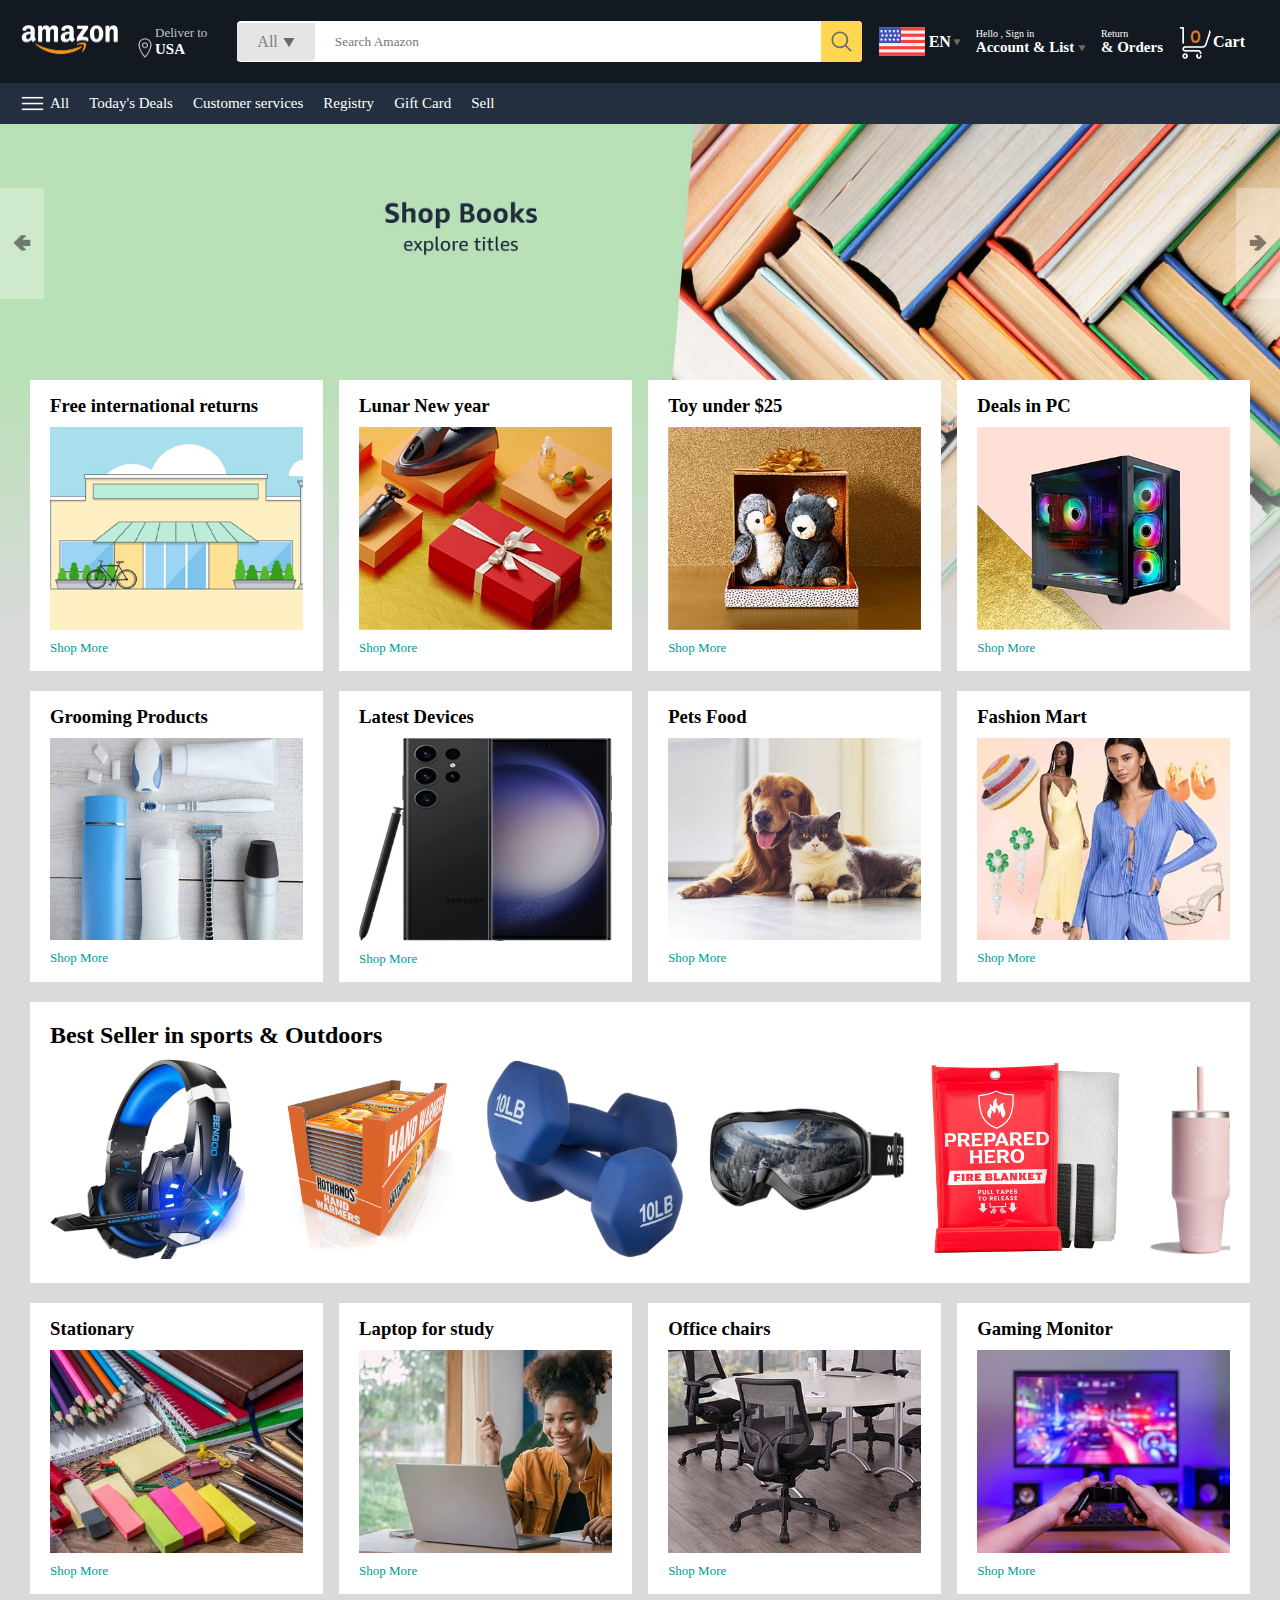
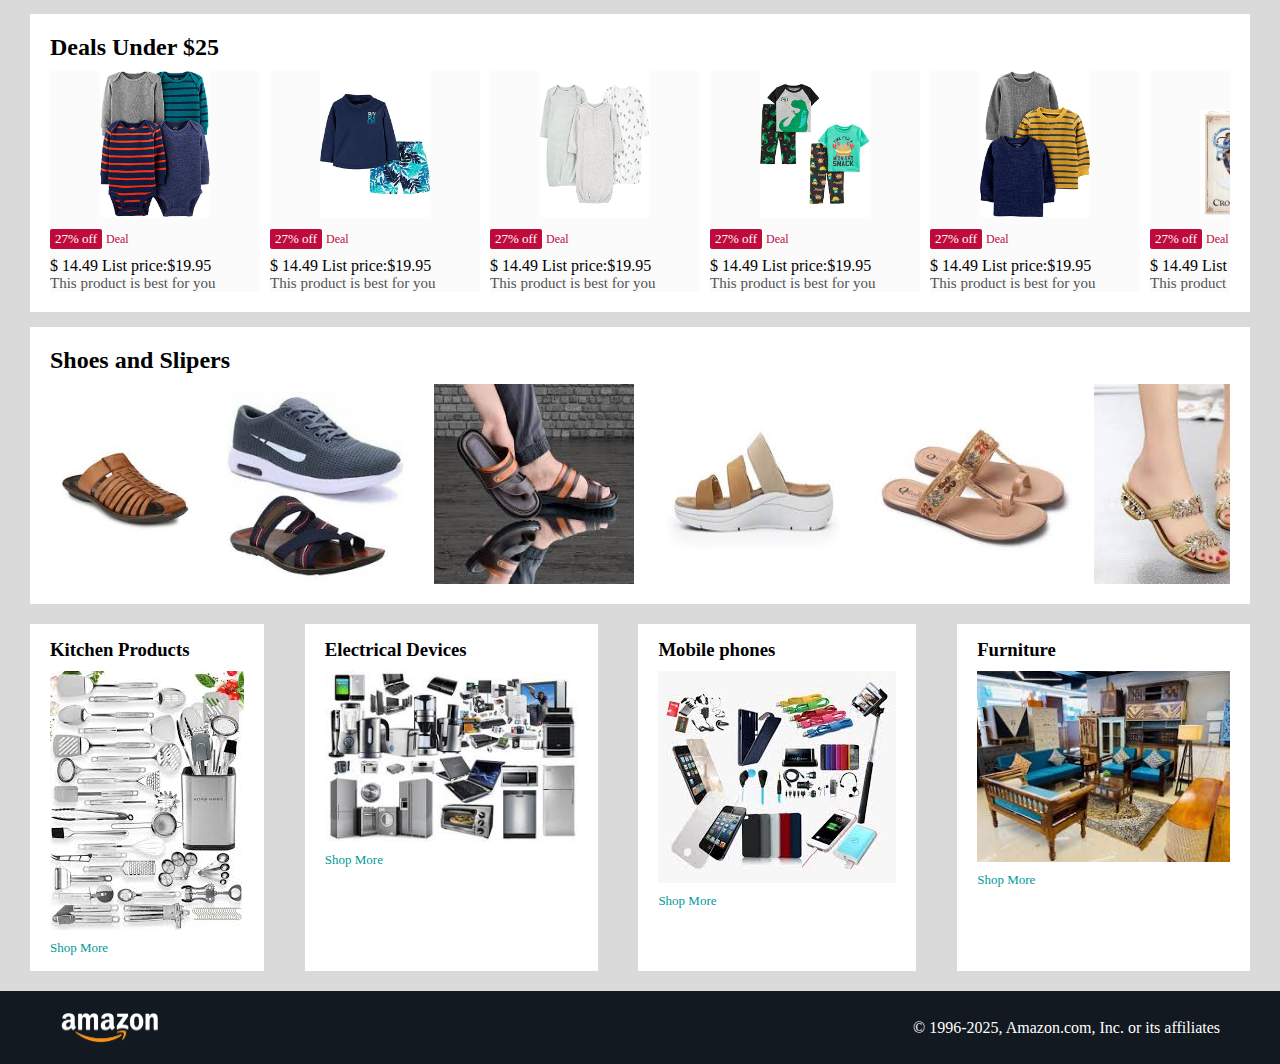
<file: index.html>
<!DOCTYPE html>
<html lang="en">

<head>
    <meta charset="UTF-8">
    <meta name="viewport" content="width=device-width, initial-scale=1.0">
    <title>Amazone-Clone</title>
    <link rel="stylesheet" href="style.css">
</head>

<body>
    <!-- Nav  -->
    <nav>
        <a href="/">
            <img src="Images/assets/amazon_logo.png" width="100" alt="logo">
        </a>
        <div class="nav-country">
            <img src="Images/assets/location_icon.png" height="20" alt="">
            <div>
                <p>Deliver to</p>
                <h1>USA</h1>
            </div>
        </div>
        <div class="nav-search">
            <div class="search-category">
                <p>All</p>
                <img src="Images/assets/dropdown_icon.png" height="12">
            </div>
            <input type="text" class="search-input" placeholder="Search Amazon">
            <img src="Images/assets/search_icon.png" class="search_icon">
        </div>
        <div class="nav_language">
            <img src="Images/assets/us_flag.png" width25px="">
            <p>EN</p>
            <img src="Images/assets/dropdown_icon.png" width="8px" alt="">
        </div>
        <div class="nav_text">
            <p><a href="/sign-in component/index.html">Hello , Sign in</a></p>
            <h1>Account & List <img src="Images/assets/dropdown_icon.png" width="8px" alt=""></h1>
        </div>
        <div class="nav_text">
            <p>Return</p>
            <h1>& Orders</h1>
        </div>
        <a href="/sign-in component/index.html" class="mobile-user" style="display: none;">
            <img src="Images/assets/user.png" alt="">
        </a>
        <a href="/cart-component/index.html" class="nav_cart">
            <img src="Images/assets/cart_icon.png" width="35px" alt="">
            <h4>Cart</h4>
        </a>
    </nav>

    <!-- Sub-menu  -->
    <div class="nav_bottom">
        <div>
            <img src="Images/assets/menu_icon.png" width="25px" alt="">
            <p>All</p>
        </div>
        <p>Today's Deals</p>
        <p>Customer services</p>
        <p>Registry</p>
        <p>Gift Card</p>
        <p>Sell</p>
    </div>

    <div class="header_slider">
        <a href="" class="control_prev">&#129144</a>
        <a href="" class="control_next">&#129146</a>
        <ul>
            <img src="Images/assets/header1.jpg" class="header_img" alt="">
            <img src="Images/assets/header2.jpg" class="header_img" alt="">
            <img src="Images/assets/header3.jpg" class="header_img" alt="">
            <img src="Images/assets/header4.jpg" class="header_img" alt="">
            <img src="Images/assets/header5.jpg" class="header_img" alt="">
            <img src="Images/assets/header6.jpg" class="header_img" alt="">
        </ul>
    </div>

    <div class="box-row header-box">
        <div class="box-col">
            <h3>Free international returns</h3>
            <img src="Images/assets/box1-1.jpg" alt="">
            <a href="/">Shop More</a>
        </div>
        <div class="box-col">
            <h3>Lunar New year</h3>
            <img src="Images/assets/box1-2.jpg" alt="">
            <a href="/">Shop More</a>
        </div>
        <div class="box-col">
            <h3>Toy under $25</h3>
            <img src="Images/assets/box1-3.jpg" alt="">
            <a href="/">Shop More</a>
        </div>
        <div class="box-col">
            <h3>Deals in PC</h3>
            <img src="Images/assets/box1-4.jpg" alt="">
            <a href="/">Shop More</a>
        </div>
    </div>
    <div class="box-row ">
        <div class="box-col">
            <h3>Grooming Products</h3>
            <img src="Images/assets/box2-1.jpg" alt="">
            <a href="/">Shop More</a>
        </div>
        <div class="box-col">
            <h3>Latest Devices</h3>
            <img src="Images/assets/box2-2.jpg" alt="">
            <a href="/">Shop More</a>
        </div>
        <div class="box-col">
            <h3>Pets Food</h3>
            <img src="Images/assets/box2-3.jpg" alt="">
            <a href="/">Shop More</a>
        </div>
        <div class="box-col">
            <h3>Fashion Mart</h3>
            <img src="Images/assets/box2-4.jpg" alt="">
            <a href="/">Shop More</a>
        </div>
    </div>

    <!-- Product slider  -->
    <div class="product-slider">
        <H2>Best Seller in sports & Outdoors</H2>
        <div class="products">
            <a href="/product-component/index.html">
                <img src="Images/assets/product_img.jpg" alt="">
            </a>
            <img src="Images/assets/product1-1.jpg" alt="">
            <img src="Images/assets/product1-2.jpg" alt="">
            <img src="Images/assets/product1-3.jpg" alt="">
            <img src="Images/assets/product1-4.jpg" alt="">
            <img src="Images/assets/product1-5.jpg" alt="">
            <img src="Images/assets/product1-6.jpg" alt="">
            <img src="Images/assets/product1-7.jpg" alt="">
            <img src="Images/assets/product1-8.jpg" alt="">
            <img src="Images/assets/product1-9.jpg" alt="">
            <img src="Images/assets/product1-10.jpg" alt="">
        </div>
    </div>


    <div class="box-row ">
        <div class="box-col">
            <h3>Stationary</h3>
            <img src="Images/assets/box3-1.jpg" alt="">
            <a href="/">Shop More</a>
        </div>
        <div class="box-col">
            <h3>Laptop for study</h3>
            <img src="Images/assets/box3-2.jpg" alt="">
            <a href="/">Shop More</a>
        </div>
        <div class="box-col">
            <h3>Office chairs</h3>
            <img src="Images/assets/box3-3.jpg" alt="">
            <a href="/">Shop More</a>
        </div>
        <div class="box-col">
            <h3>Gaming Monitor</h3>
            <img src="Images/assets/box3-4.jpg" alt="">
            <a href="/">Shop More</a>
        </div>
    </div>

    <!-- Product slider  -->
    <div class="products-slider-with-price">
        <H2>Deals Under $25</H2>
        <div class="products">
            <div class="product-card">
                <div class="img-container">
                    <img src="Images/assets/product2-1.jpg" alt="">
                </div>
                <div class="product-offer">
                    <p>27% off</p> <span>Deal</span>
                </div>
                <p>$ <span>14.49</span> List price:$19.95</p>
                <h4>This product is best for you</h4>
            </div>
            <div class="product-card">
                <div class="img-container">
                    <img src="Images/assets/product2-2.jpg" alt="">
                </div>
                <div class="product-offer">
                    <p>27% off</p> <span>Deal</span>
                </div>
                <p>$ <span>14.49</span> List price:$19.95</p>
                <h4>This product is best for you</h4>
            </div>
            <div class="product-card">
                <div class="img-container">
                    <img src="Images/assets/product2-3.jpg" alt="">
                </div>
                <div class="product-offer">
                    <p>27% off</p> <span>Deal</span>
                </div>
                <p>$ <span>14.49</span> List price:$19.95</p>
                <h4>This product is best for you</h4>
            </div>
            <div class="product-card">
                <div class="img-container">
                    <img src="Images/assets/product2-4.jpg" alt="">
                </div>
                <div class="product-offer">
                    <p>27% off</p> <span>Deal</span>
                </div>
                <p>$ <span>14.49</span> List price:$19.95</p>
                <h4>This product is best for you</h4>
            </div>
            <div class="product-card">
                <div class="img-container">
                    <img src="Images/assets/product2-5.jpg" alt="">
                </div>
                <div class="product-offer">
                    <p>27% off</p> <span>Deal</span>
                </div>
                <p>$ <span>14.49</span> List price:$19.95</p>
                <h4>This product is best for you</h4>
            </div>
            <div class="product-card">
                <div class="img-container">
                    <img src="Images/assets/product2-6.jpg" alt="">
                </div>
                <div class="product-offer">
                    <p>27% off</p> <span>Deal</span>
                </div>
                <p>$ <span>14.49</span> List price:$19.95</p>
                <h4>This product is best for you</h4>
            </div>
            <div class="product-card">
                <div class="img-container">
                    <img src="Images/assets/product2-7.jpg" alt="">
                </div>
                <div class="product-offer">
                    <p>27% off</p> <span>Deal</span>
                </div>
                <p>$ <span>14.49</span> List price:$19.95</p>
                <h4>This product is best for you</h4>
            </div>
            <div class="product-card">
                <div class="img-container">
                    <img src="Images/assets/product2-8.jpg" alt="">
                </div>
                <div class="product-offer">
                    <p>27% off</p> <span>Deal</span>
                </div>
                <p>$ <span>14.49</span> List price:$19.95</p>
                <h4>This product is best for you</h4>
            </div>
            <div class="product-card">
                <div class="img-container">
                    <img src="Images/assets/product2-9.jpg" alt="">
                </div>
                <div class="product-offer">
                    <p>27% off</p> <span>Deal</span>
                </div>
                <p>$ <span>14.49</span> List price:$19.95</p>
                <h4>This product is best for you</h4>
            </div>
            <div class="product-card">
                <div class="img-container">
                    <img src="Images/assets/product2-10.jpg" alt="">
                </div>
                <div class="product-offer">
                    <p>27% off</p> <span>Deal</span>
                </div>
                <p>$ <span>14.49</span> List price:$19.95</p>
                <h4>This product is best for you</h4>
            </div>
            <div class="product-card">
                <div class="img-container">
                    <img src="Images/assets/product2-11.jpg" alt="">
                </div>
                <div class="product-offer">
                    <p>27% off</p> <span>Deal</span>
                </div>
                <p>$ <span>14.49</span> List price:$19.95</p>
                <h4>This product is best for you</h4>
            </div>
        </div>
    </div>

    <!-- Product slider  -->
    <div class="product-slider">
        <H2>Shoes and Slipers</H2>
        <div class="products">
            <img src="Images/assets/product3-1.jpeg" alt="">
            <img src="Images/assets/product3-2.jpeg" alt="">
            <img src="Images/assets/product3-3.jpeg" alt="">
            <img src="Images/assets/product3-4.jpeg" alt="">
            <img src="Images/assets/product3-5.jpeg" alt="">
            <img src="Images/assets/product3-6.jpeg" alt="">
            <img src="Images/assets/product3-7.jpeg" alt="">
            <img src="Images/assets/product3-8.jpeg" alt="">
            <img src="Images/assets/product3-9.jpeg" alt="">
            <img src="Images/assets/product3-10.jpeg" alt="">
        </div>
    </div>

    <div class="box-row ">
        <div class="box-col">
            <h3>Kitchen Products</h3>
            <img src="Images/assets/box4-1.jpeg" alt="">
            <a href="/">Shop More</a>
        </div>
        <div class="box-col">
            <h3>Electrical Devices</h3>
            <img src="Images/assets/box4-2.jpeg" alt="">
            <a href="/">Shop More</a>
        </div>
        <div class="box-col">
            <h3>Mobile phones</h3>
            <img src="Images/assets/box4-3.jpeg" alt="">
            <a href="/">Shop More</a>
        </div>
        <div class="box-col">
            <h3>Furniture</h3>
            <img src="Images/assets/box4-4.jpeg" alt="">
            <a href="/">Shop More</a>
        </div>
    </div>

    <footer>
        <img src="Images/assets/amazon_logo.png" width="100">
        <p>© 1996-2025, Amazon.com, Inc. or its affiliates</p>
    </footer>

    <script src="script.js"></script>
</body>

</html>
</file>
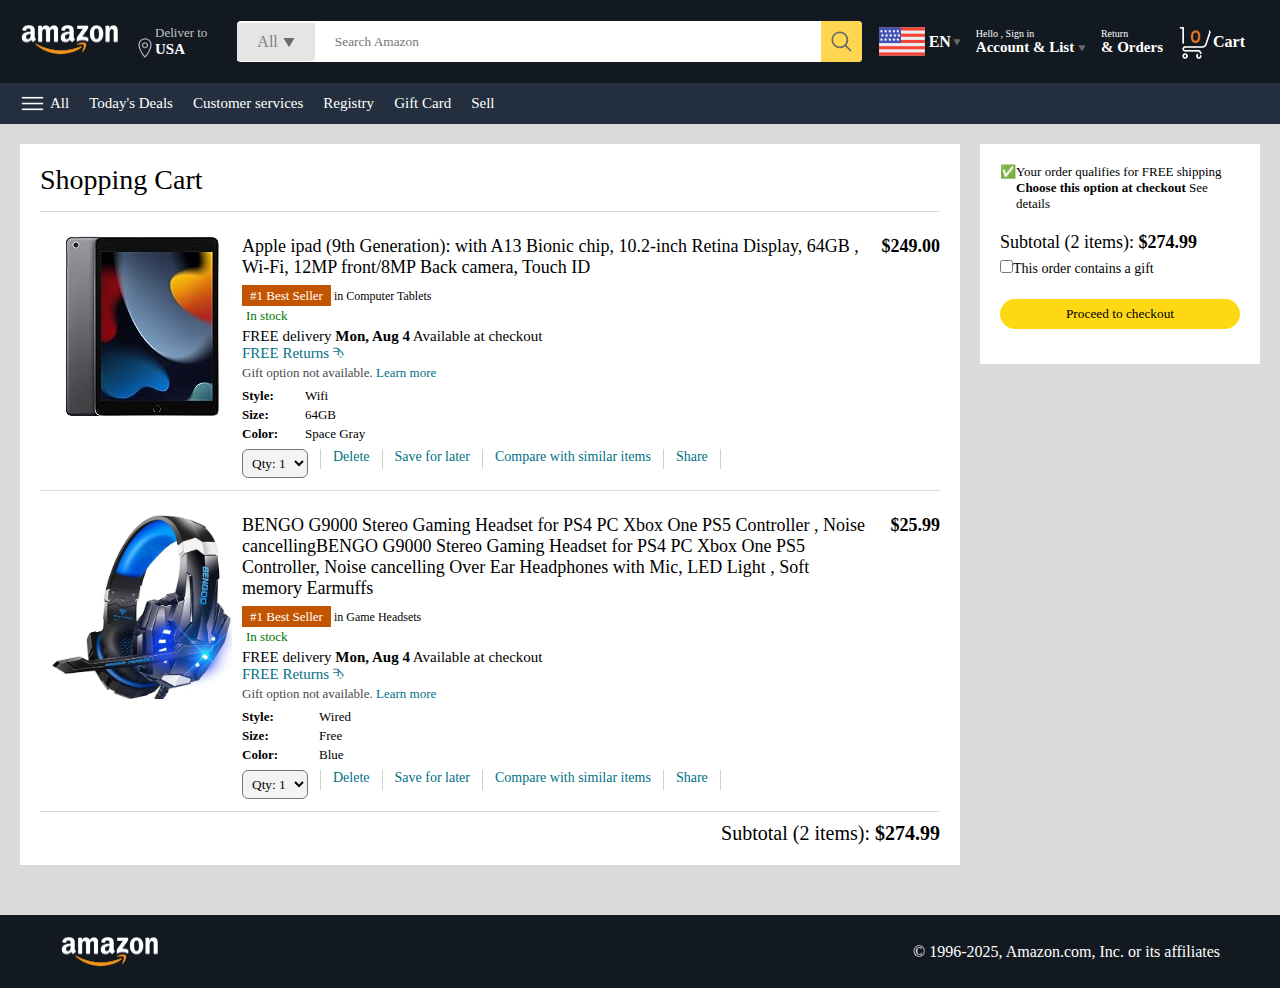
<file: cart-component/index.html>
<!DOCTYPE html>
<html lang="en">

<head>
    <meta charset="UTF-8">
    <meta name="viewport" content="width=device-width, initial-scale=1.0">
    <title>Cart</title>
    <link rel="stylesheet" href="cart.css">
    <link rel="stylesheet" href="/style.css">
</head>

<body>
    <!-- Nav  -->
    <nav>
        <a href="/">
            <img src="/Images/assets/amazon_logo.png" width="100" alt="logo">
        </a>
        <div class="nav-country">
            <img src="/Images/assets/location_icon.png" height="20" alt="">
            <div>
                <p>Deliver to</p>
                <h1>USA</h1>
            </div>
        </div>
        <div class="nav-search">
            <div class="search-category">
                <p>All</p>
                <img src="/Images/assets/dropdown_icon.png" height="12">
            </div>
            <input type="text" class="search-input" placeholder="Search Amazon">
            <img src="/Images/assets/search_icon.png" class="search_icon">
        </div>
        <div class="nav_language">
            <img src="/Images/assets/us_flag.png" width25px="">
            <p>EN</p>
            <img src="/Images/assets/dropdown_icon.png" width="8px" alt="">
        </div>
        <div class="nav_text">
            <p><a href="/sign-in component/index.html">Hello , Sign in</a></p>
            <h1>Account & List <img src="/Images/assets/dropdown_icon.png" width="8px" alt=""></h1>
        </div>
        <div class="nav_text">
            <p>Return</p>
            <h1>& Orders</h1>
        </div>
        <a href="/sign-in component/index.html" class="mobile-user" style="display: none;">
            <img src="/Images/assets/user.png" alt="">
        </a>
        <a href="" class="nav_cart">
            <img src="/Images/assets/cart_icon.png" width="35px" alt="">
            <h4>Cart</h4>
        </a>
    </nav>

    <!-- Sub-menu  -->
    <div class="nav_bottom">
        <div>
            <img src="/Images/assets/menu_icon.png" width="25px" alt="">
            <p>All</p>
        </div>
        <p>Today's Deals</p>
        <p>Customer services</p>
        <p>Registry</p>
        <p>Gift Card</p>
        <p>Sell</p>
    </div>

    <div class="cart">
        <div class="cart-left">
            <h1>Shopping Cart</h1>
            <hr>
            <div class="product-cart-list">
                <img src="/Images/assets/ipad_img.jpg" width="180px" alt="">
                <div>
                    <div class="product-cart-titleprice">
                        <p>Apple ipad (9th Generation): with A13 Bionic chip, 10.2-inch Retina Display, 64GB , Wi-Fi,
                            12MP front/8MP Back camera, Touch ID </p>
                        <p><b>$249.00</b></p>
                    </div>
                    <p class="product-cart-bestseller">
                        <span>#1 Best Seller</span> in Computer Tablets
                    </p>
                    <p class="product-cart-stock">In stock</p>
                    <p class="product-cart-delivery">FREE delivery <b> Mon, Aug 4</b> Available at checkout</p>
                    <p class="product-cart-returns">FREE Returns &#11191</p>
                    <p class="product-cart-giftoption">Gift option not available.
                        <span>Learn more</span>
                    </p>

                    <div class="product-cart-specs">
                        <p><b>Style:</b></p>
                        <p>Wifi</p>
                        <p><b>Size:</b></p>
                        <p>64GB</p>
                        <p><b>Color:</b></p>
                        <p>Space Gray</p>
                    </div>

                    <div class="cart-list-action">
                        <select>
                            <option value="1">Qty: 1</option>
                            <option value="2">Qty: 2</option>
                            <option value="3">Qty: 3</option>
                            <option value="4">Qty: 4</option>
                            <option value="5">Qty: 5</option>
                        </select>
                        <hr>
                        <p class="action-btn">Delete</p>
                        <hr>
                        <p class="action-btn">Save for later</p>
                        <hr>
                        <p class="action-btn">Compare with similar items</p>
                        <hr>
                        <p class="action-btn">Share</p>
                        <hr>
                    </div>
                </div>
            </div>

            <hr>
            <div class="product-cart-list">
                <img src="/Images/assets/product_img.jpg" width="180px" alt="">
                <div>
                    <div class="product-cart-titleprice">
                        <p> BENGO G9000 Stereo Gaming Headset for PS4 PC Xbox One PS5 Controller , Noise cancellingBENGO
                            G9000
                            Stereo Gaming Headset for PS4 PC Xbox One PS5 Controller, Noise cancelling Over Ear
                            Headphones with Mic,
                            LED Light , Soft memory Earmuffs</p>
                        <p><b>$25.99</b></p>
                    </div>
                    <p class="product-cart-bestseller">
                        <span>#1 Best Seller</span> in Game Headsets
                    </p>
                    <p class="product-cart-stock">In stock</p>
                    <p class="product-cart-delivery">FREE delivery <b> Mon, Aug 4</b> Available at checkout</p>
                    <p class="product-cart-returns">FREE Returns &#11191</p>
                    <p class="product-cart-giftoption">Gift option not available.
                        <span>Learn more</span>
                    </p>

                    <div class="product-cart-specs">
                        <p><b>Style:</b></p>
                        <p>Wired</p>
                        <p><b>Size:</b></p>
                        <p>Free</p>
                        <p><b>Color:</b></p>
                        <p>Blue</p>
                    </div>

                    <div class="cart-list-action">
                        <select>
                            <option value="1">Qty: 1</option>
                            <option value="2">Qty: 2</option>
                            <option value="3">Qty: 3</option>
                            <option value="4">Qty: 4</option>
                            <option value="5">Qty: 5</option>
                        </select>
                        <hr>
                        <p class="action-btn">Delete</p>
                        <hr>
                        <p class="action-btn">Save for later</p>
                        <hr>
                        <p class="action-btn">Compare with similar items</p>
                        <hr>
                        <p class="action-btn">Share</p>
                        <hr>
                    </div>
                </div>
            </div>
            <hr>
            <div class="cart-list-subtotal">
                Subtotal (2 items): <b>$274.99</b>
            </div>
        </div>
        <div class="cart-right">
            <div class="cart-free-delivery">
                <p>&#x2705</p>
                <p>Your order qualifies for FREE shipping <b>Choose this option at checkout</b> See details</p>
            </div>
            <p class="cart-subtotal">Subtotal (2 items): <b>$274.99</b></p>
            <p class="cart-right-gift"> <input type="checkbox">This order contains a gift</p>
            <button>Proceed to checkout</button>
        </div>
    </div>
    <footer class="cart-footer">
        <img src="/Images/assets/amazon_logo.png" width="100">
        <p>© 1996-2025, Amazon.com, Inc. or its affiliates</p>
    </footer>

</body>

</html>
</file>
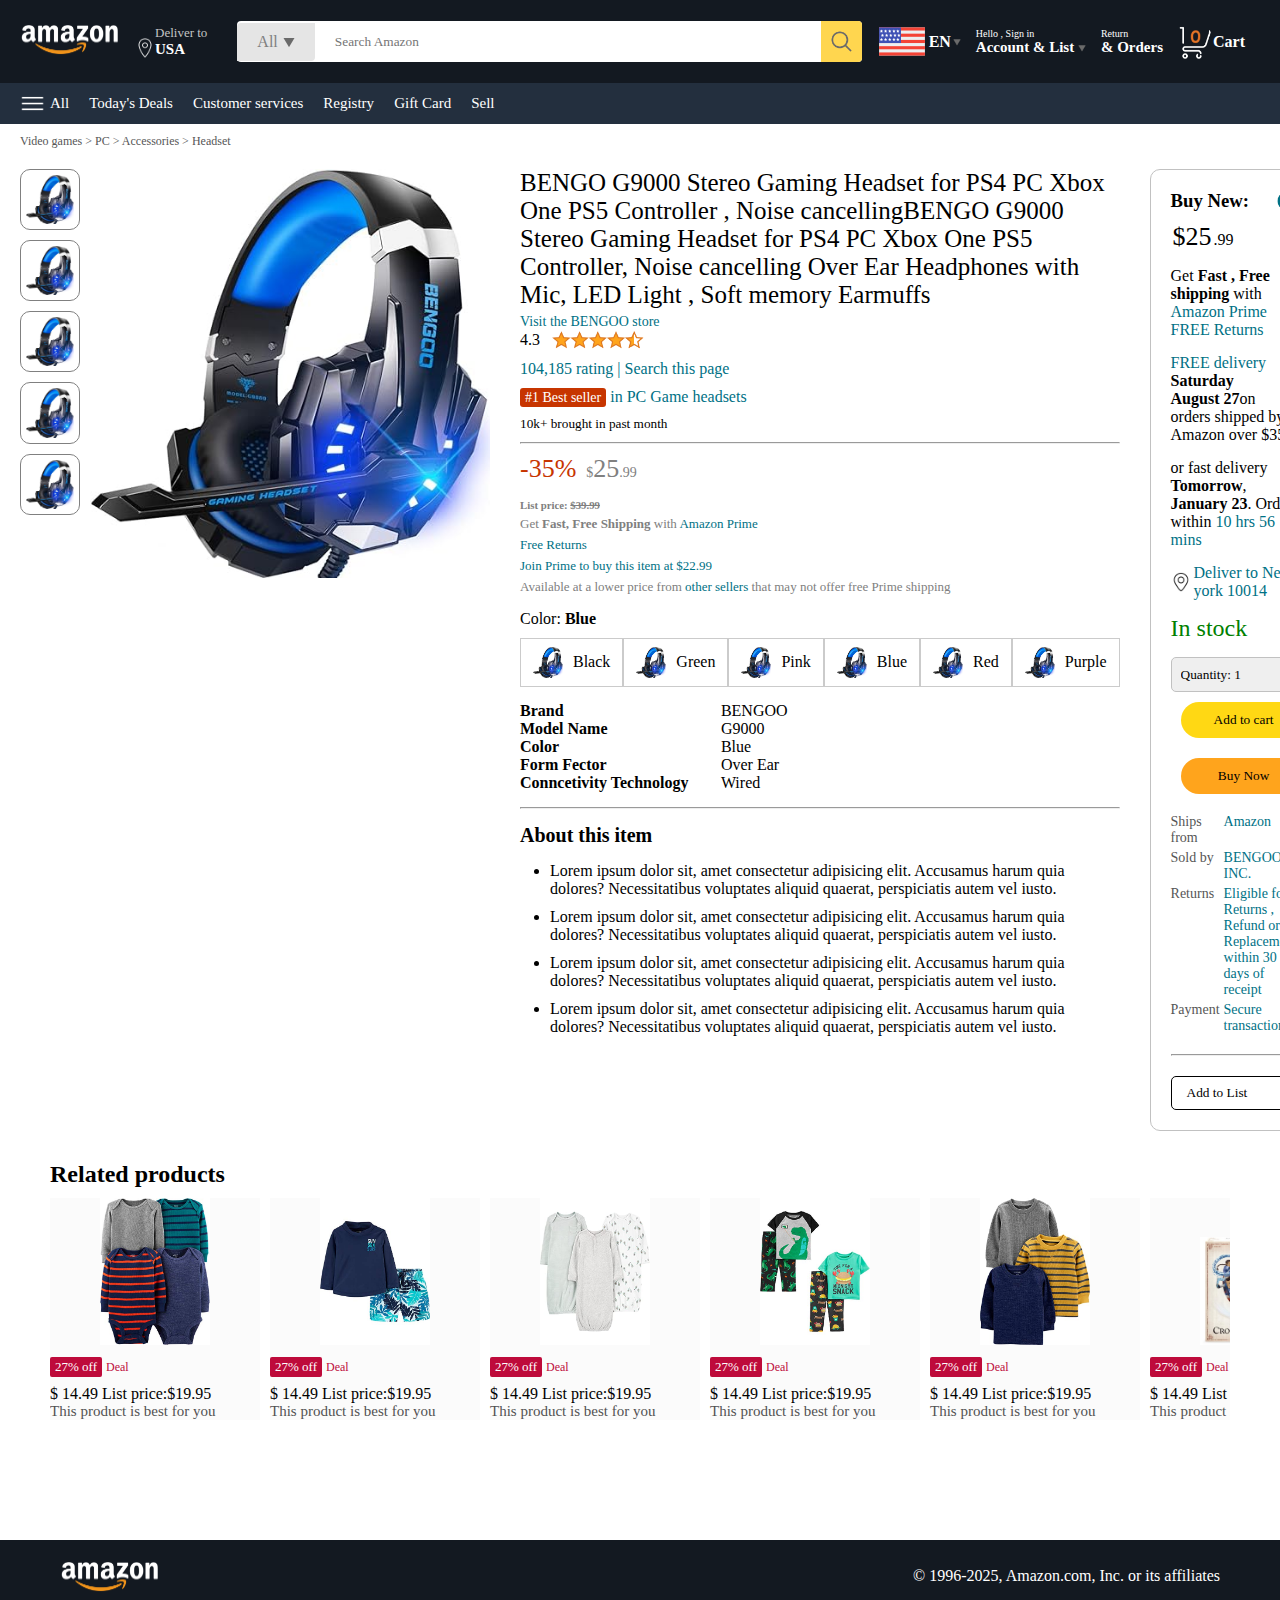
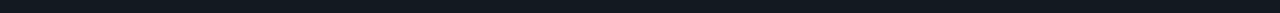
<file: product-component/index.html>
<!DOCTYPE html>
<html lang="en">

<head>
    <meta charset="UTF-8">
    <meta name="viewport" content="width=device-width, initial-scale=1.0">
    <title>Product Page</title>
    <link rel="stylesheet" href="/style.css">
    <link rel="stylesheet" href="product.css">
</head>

<body>
    <nav>
        <a href="/">
            <img src="/Images/assets/amazon_logo.png" width="100" alt="logo">
        </a>
        <div class="nav-country">
            <img src="/Images/assets/location_icon.png" height="20" alt="">
            <div>
                <p>Deliver to</p>
                <h1>USA</h1>
            </div>
        </div>
        <div class="nav-search">
            <div class="search-category">
                <p>All</p>
                <img src="/Images/assets/dropdown_icon.png" height="12">
            </div>
            <input type="text" class="search-input" placeholder="Search Amazon">
            <img src="/Images/assets/search_icon.png" class="search_icon">
        </div>
        <div class="nav_language">
            <img src="/Images/assets/us_flag.png" width25px="">
            <p>EN</p>
            <img src="/Images/assets/dropdown_icon.png" width="8px" alt="">
        </div>
        <div class="nav_text">
            <p><a href="/sign-in component/index.html">Hello , Sign in</a></p>
            <h1>Account & List <img src="/Images/assets/dropdown_icon.png" width="8px" alt=""></h1>
        </div>
        <div class="nav_text">
            <p>Return</p>
            <h1>& Orders</h1>
        </div>
        <a href="/sign-in component/index.html" class="mobile-user" style="display: none;">
            <img src="/Images/assets/user.png" alt="">
        </a>
        <a href="/cart-component/index.html" class="nav_cart">
            <img src="/Images/assets/cart_icon.png" width="35px" alt="">
            <h4>Cart</h4>
        </a>
    </nav>

    <!-- Sub-menu  -->
    <div class="nav_bottom">
        <div>
            <img src="/Images/assets/menu_icon.png" width="25px" alt="">
            <p>All</p>
        </div>
        <p>Today's Deals</p>
        <p>Customer services</p>
        <p>Registry</p>
        <p>Gift Card</p>
        <p>Sell</p>
    </div>

    <p class="breakdown">Video games > PC > Accessories > Headset</p>
    <div class="product-display">
        <div class="product-d-image">
            <div class="product-icons">
                <img src="/Images/assets/product_img.jpg" width="60" alt="">
                <img src="/Images/assets/product_img.jpg" width="60" alt="">
                <img src="/Images/assets/product_img.jpg" width="60" alt="">
                <img src="/Images/assets/product_img.jpg" width="60" alt="">
                <img src="/Images/assets/product_img.jpg" width="60" alt="">
            </div>
            <div class="product-main-image">
                <img src="/Images/assets/product_img.jpg" width="400" alt="">
            </div>
        </div>
        <div class="product-d-details">
            <p class="product-title">
                BENGO G9000 Stereo Gaming Headset for PS4 PC Xbox One PS5 Controller , Noise cancellingBENGO G9000
                Stereo Gaming Headset for PS4 PC Xbox One PS5 Controller, Noise cancelling Over Ear Headphones with Mic,
                LED Light , Soft memory Earmuffs
            </p>
            <p class="brand-store">
                Visit the BENGOO store
            </p>
            <div class="product-rating">

                <div>4.3 <img src="/Images/assets/rating_img.png" height="20" alt=""></div>

                <p>104,185 rating | Search this page</p>
                <p><span>#1 Best seller</span> in PC Game headsets</p>
                <h5>10k+ brought in past month</h5>
                <hr>
            </div>
            <div class="product-price">
                <div>
                    <p>-35%</p>
                    <h1>$<span>25</span>.99</h1>
                </div>
                <h5>List price: <span>$39.99</span></h5>
                <p>Get <b>Fast, Free Shipping</b> with <span>Amazon Prime</span></p>
                <p><span>Free Returns</span></p>
                <p><span>Join Prime to buy this item at $22.99</span></p>
                <p>Available at a lower price from <span>other sellers</span> that may not offer free Prime shipping</p>
            </div>

            <div class="color-selection">
                <p>Color: <b>Blue</b></p>
                <div class="product-color-option">
                    <div class="option">
                        <img src="/Images/assets/product_img.jpg" width="30px" alt="">
                        <P>Black</P>
                    </div>
                    <div class="option">
                        <img src="/Images/assets/product_img.jpg" width="30px" alt="">
                        <P>Green</P>
                    </div>
                    <div class="option">
                        <img src="/Images/assets/product_img.jpg" width="30px" alt="">
                        <P>Pink</P>
                    </div>
                    <div class="option">
                        <img src="/Images/assets/product_img.jpg" width="30px" alt="">
                        <P>Blue</P>
                    </div>
                    <div class="option">
                        <img src="/Images/assets/product_img.jpg" width="30px" alt="">
                        <P>Red</P>
                    </div>
                    <div class="option">
                        <img src="/Images/assets/product_img.jpg" width="30px" alt="">
                        <P>Purple</P>
                    </div>
                </div>
            </div>
            <div class="product-info">
                <p><b>Brand</b></p>
                <p>BENGOO</p>
                <p><b>Model Name</b></p>
                <p>G9000</p>
                <p><b>Color</b></p>
                <p>Blue</p>
                <p><b>Form Fector</b></p>
                <p>Over Ear</p>
                <p><b>Conncetivity Technology</b></p>
                <p>Wired</p>
            </div>
            <hr>
            <div class="product-description">
                <h1>About this item</h1>
                <ul>
                    <li>Lorem ipsum dolor sit, amet consectetur adipisicing elit. Accusamus harum quia dolores?
                        Necessitatibus voluptates aliquid quaerat, perspiciatis autem vel iusto.</li>
                    <li>Lorem ipsum dolor sit, amet consectetur adipisicing elit. Accusamus harum quia dolores?
                        Necessitatibus voluptates aliquid quaerat, perspiciatis autem vel iusto.</li>
                    <li>Lorem ipsum dolor sit, amet consectetur adipisicing elit. Accusamus harum quia dolores?
                        Necessitatibus voluptates aliquid quaerat, perspiciatis autem vel iusto.</li>
                    <li>Lorem ipsum dolor sit, amet consectetur adipisicing elit. Accusamus harum quia dolores?
                        Necessitatibus voluptates aliquid quaerat, perspiciatis autem vel iusto.</li>
                </ul>
            </div>

        </div>
        <div class="product-d-purchase">
            <div class="title">
                <h3>Buy New:</h3><img src="/Images/assets/circle_icon.png" width="20px" alt="">
            </div>
            <h1 class="price"><span>$25</span>.99</h1>
            <div class="gap">
                <p>Get <b>Fast , Free shipping</b> with <span>Amazon Prime</span></p>
                <p><span>FREE Returns</span></p>
            </div>
            <div class="gap">
                <p><span>FREE delivery</span> <b>Saturday</b></p>
                <p><b>August 27</b>on orders shipped by Amazon over $35</p>
            </div>
            <div class="gap">
                <p>or fast delivery <b>Tomorrow</b>, <b>January 23</b>. Order within <span>10 hrs 56 mins</span></p>
            </div>

            <div class="location">
                <img src="/Images/assets/location_icon_dark.png" width="20px" alt="">
                <p><span>Deliver to New york 10014</span></p>
            </div>
            <h2 class="product-stock">In stock</h2>
            <select class="product-quantity">
                <option value="1">Quantity: 1</option>
                <option value="2">Quantity: 2</option>
                <option value="3">Quantity: 3</option>
            </select>
            <button class="btn">Add to cart</button>
            <button class="btn product-buy">Buy Now</button>

            <div class="product-seller-info">
                <p>Ships from</p>
                <p><span>Amazon</span></p>
                <p>Sold by</p>
                <p><span>BENGOO INC.</span></p>
                <p>Returns</p>
                <p><span>Eligible for Returns , Refund or Replacement within 30 days of receipt</span></p>
                <p>Payment</p>
                <p><span>Secure transaction</span></p>
            </div>
            <hr>
            <button class="product-add-list">Add to List</button>
        </div>
    </div>

    <!-- Product slider  -->
    <div class="products-slider-with-price">
        <H2>Related products</H2>
        <div class="products">
            <div class="product-card">
                <div class="img-container">
                    <img src="/Images/assets/product2-1.jpg" alt="">
                </div>
                <div class="product-offer">
                    <p>27% off</p> <span>Deal</span>
                </div>
                <p>$ <span>14.49</span> List price:$19.95</p>
                <h4>This product is best for you</h4>
            </div>
            <div class="product-card">
                <div class="img-container">
                    <img src="/Images/assets/product2-2.jpg" alt="">
                </div>
                <div class="product-offer">
                    <p>27% off</p> <span>Deal</span>
                </div>
                <p>$ <span>14.49</span> List price:$19.95</p>
                <h4>This product is best for you</h4>
            </div>
            <div class="product-card">
                <div class="img-container">
                    <img src="/Images/assets/product2-3.jpg" alt="">
                </div>
                <div class="product-offer">
                    <p>27% off</p> <span>Deal</span>
                </div>
                <p>$ <span>14.49</span> List price:$19.95</p>
                <h4>This product is best for you</h4>
            </div>
            <div class="product-card">
                <div class="img-container">
                    <img src="/Images/assets/product2-4.jpg" alt="">
                </div>
                <div class="product-offer">
                    <p>27% off</p> <span>Deal</span>
                </div>
                <p>$ <span>14.49</span> List price:$19.95</p>
                <h4>This product is best for you</h4>
            </div>
            <div class="product-card">
                <div class="img-container">
                    <img src="/Images/assets/product2-5.jpg" alt="">
                </div>
                <div class="product-offer">
                    <p>27% off</p> <span>Deal</span>
                </div>
                <p>$ <span>14.49</span> List price:$19.95</p>
                <h4>This product is best for you</h4>
            </div>
            <div class="product-card">
                <div class="img-container">
                    <img src="/Images/assets/product2-6.jpg" alt="">
                </div>
                <div class="product-offer">
                    <p>27% off</p> <span>Deal</span>
                </div>
                <p>$ <span>14.49</span> List price:$19.95</p>
                <h4>This product is best for you</h4>
            </div>
            <div class="product-card">
                <div class="img-container">
                    <img src="/Images/assets/product2-7.jpg" alt="">
                </div>
                <div class="product-offer">
                    <p>27% off</p> <span>Deal</span>
                </div>
                <p>$ <span>14.49</span> List price:$19.95</p>
                <h4>This product is best for you</h4>
            </div>
            <div class="product-card">
                <div class="img-container">
                    <img src="/Images/assets/product2-8.jpg" alt="">
                </div>
                <div class="product-offer">
                    <p>27% off</p> <span>Deal</span>
                </div>
                <p>$ <span>14.49</span> List price:$19.95</p>
                <h4>This product is best for you</h4>
            </div>
            <div class="product-card">
                <div class="img-container">
                    <img src="/Images/assets/product2-9.jpg" alt="">
                </div>
                <div class="product-offer">
                    <p>27% off</p> <span>Deal</span>
                </div>
                <p>$ <span>14.49</span> List price:$19.95</p>
                <h4>This product is best for you</h4>
            </div>
            <div class="product-card">
                <div class="img-container">
                    <img src="/Images/assets/product2-10.jpg" alt="">
                </div>
                <div class="product-offer">
                    <p>27% off</p> <span>Deal</span>
                </div>
                <p>$ <span>14.49</span> List price:$19.95</p>
                <h4>This product is best for you</h4>
            </div>
            <div class="product-card">
                <div class="img-container">
                    <img src="/Images/assets/product2-11.jpg" alt="">
                </div>
                <div class="product-offer">
                    <p>27% off</p> <span>Deal</span>
                </div>
                <p>$ <span>14.49</span> List price:$19.95</p>
                <h4>This product is best for you</h4>
            </div>
        </div>
    </div>
    <footer class="product-footer">
        <img src="/Images/assets/amazon_logo.png" width="100">
        <p>© 1996-2025, Amazon.com, Inc. or its affiliates</p>
    </footer>
    <script src="/script.js"></script>
</body>

</html>
</file>
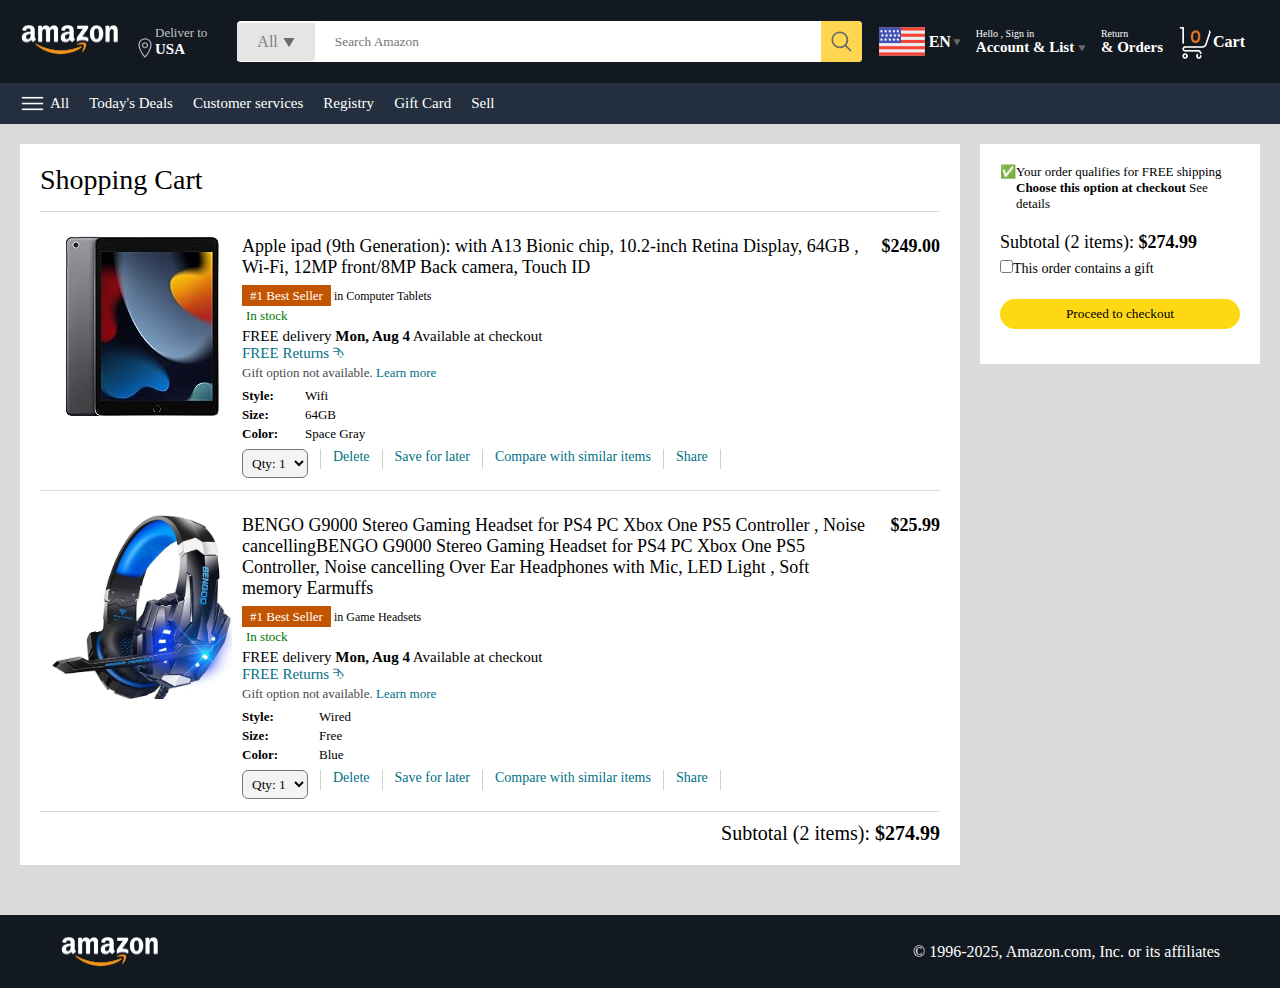
<file: cart.html>
<!DOCTYPE html>
<html lang="en">

<head>
    <meta charset="UTF-8">
    <meta name="viewport" content="width=device-width, initial-scale=1.0">
    <title>Cart</title>
    <link rel="stylesheet" href="cart.css">
    <link rel="stylesheet" href="style.css">
</head>

<body>
    <!-- Nav  -->
    <nav>
        <a href="/">
            <img src="Images/assets/amazon_logo.png" width="100" alt="logo">
        </a>
        <div class="nav-country">
            <img src="Images/assets/location_icon.png" height="20" alt="">
            <div>
                <p>Deliver to</p>
                <h1>USA</h1>
            </div>
        </div>
        <div class="nav-search">
            <div class="search-category">
                <p>All</p>
                <img src="Images/assets/dropdown_icon.png" height="12">
            </div>
            <input type="text" class="search-input" placeholder="Search Amazon">
            <img src="Images/assets/search_icon.png" class="search_icon">
        </div>
        <div class="nav_language">
            <img src="Images/assets/us_flag.png" width25px="">
            <p>EN</p>
            <img src="Images/assets/dropdown_icon.png" width="8px" alt="">
        </div>
        <div class="nav_text">
            <p>Hello , Sign in</p>
            <h1>Account & List <img src="Images/assets/dropdown_icon.png" width="8px" alt=""></h1>
        </div>
        <div class="nav_text">
            <p>Return</p>
            <h1>& Orders</h1>
        </div>
        <a href="/sign-in.html" class="mobile-user" style="display: none;">
            <img src="Images/assets/user.png" alt="">
        </a>
        <a href="" class="nav_cart">
            <img src="Images/assets/cart_icon.png" width="35px" alt="">
            <h4>Cart</h4>
        </a>
    </nav>

    <!-- Sub-menu  -->
    <div class="nav_bottom">
        <div>
            <img src="Images/assets/menu_icon.png" width="25px" alt="">
            <p>All</p>
        </div>
        <p>Today's Deals</p>
        <p>Customer services</p>
        <p>Registry</p>
        <p>Gift Card</p>
        <p>Sell</p>
    </div>

    <div class="cart">
        <div class="cart-left">
            <h1>Shopping Cart</h1>
            <hr>
            <div class="product-cart-list">
                <img src="Images/assets/ipad_img.jpg" width="180px" alt="">
                <div>
                    <div class="product-cart-titleprice">
                        <p>Apple ipad (9th Generation): with A13 Bionic chip, 10.2-inch Retina Display, 64GB , Wi-Fi,
                            12MP front/8MP Back camera, Touch ID </p>
                        <p><b>$249.00</b></p>
                    </div>
                    <p class="product-cart-bestseller">
                        <span>#1 Best Seller</span> in Computer Tablets
                    </p>
                    <p class="product-cart-stock">In stock</p>
                    <p class="product-cart-delivery">FREE delivery <b> Mon, Aug 4</b> Available at checkout</p>
                    <p class="product-cart-returns">FREE Returns &#11191</p>
                    <p class="product-cart-giftoption">Gift option not available.
                        <span>Learn more</span>
                    </p>

                    <div class="product-cart-specs">
                        <p><b>Style:</b></p>
                        <p>Wifi</p>
                        <p><b>Size:</b></p>
                        <p>64GB</p>
                        <p><b>Color:</b></p>
                        <p>Space Gray</p>
                    </div>

                    <div class="cart-list-action">
                        <select>
                            <option value="1">Qty: 1</option>
                            <option value="2">Qty: 2</option>
                            <option value="3">Qty: 3</option>
                            <option value="4">Qty: 4</option>
                            <option value="5">Qty: 5</option>
                        </select>
                        <hr>
                        <p class="action-btn">Delete</p>
                        <hr>
                        <p class="action-btn">Save for later</p>
                        <hr>
                        <p class="action-btn">Compare with similar items</p>
                        <hr>
                        <p class="action-btn">Share</p>
                        <hr>
                    </div>
                </div>
            </div>

            <hr>
            <div class="product-cart-list">
                <img src="Images/assets/product_img.jpg" width="180px" alt="">
                <div>
                    <div class="product-cart-titleprice">
                        <p> BENGO G9000 Stereo Gaming Headset for PS4 PC Xbox One PS5 Controller , Noise cancellingBENGO
                            G9000
                            Stereo Gaming Headset for PS4 PC Xbox One PS5 Controller, Noise cancelling Over Ear
                            Headphones with Mic,
                            LED Light , Soft memory Earmuffs</p>
                        <p><b>$25.99</b></p>
                    </div>
                    <p class="product-cart-bestseller">
                        <span>#1 Best Seller</span> in Game Headsets
                    </p>
                    <p class="product-cart-stock">In stock</p>
                    <p class="product-cart-delivery">FREE delivery <b> Mon, Aug 4</b> Available at checkout</p>
                    <p class="product-cart-returns">FREE Returns &#11191</p>
                    <p class="product-cart-giftoption">Gift option not available.
                        <span>Learn more</span>
                    </p>

                    <div class="product-cart-specs">
                        <p><b>Style:</b></p>
                        <p>Wired</p>
                        <p><b>Size:</b></p>
                        <p>Free</p>
                        <p><b>Color:</b></p>
                        <p>Blue</p>
                    </div>

                    <div class="cart-list-action">
                        <select>
                            <option value="1">Qty: 1</option>
                            <option value="2">Qty: 2</option>
                            <option value="3">Qty: 3</option>
                            <option value="4">Qty: 4</option>
                            <option value="5">Qty: 5</option>
                        </select>
                        <hr>
                        <p class="action-btn">Delete</p>
                        <hr>
                        <p class="action-btn">Save for later</p>
                        <hr>
                        <p class="action-btn">Compare with similar items</p>
                        <hr>
                        <p class="action-btn">Share</p>
                        <hr>
                    </div>
                </div>
            </div>
            <hr>
            <div class="cart-list-subtotal">
                Subtotal (2 items): <b>$274.99</b>
            </div>
        </div>
        <div class="cart-right">
            <div class="cart-free-delivery">
                <p>&#x2705</p>
                <p>Your order qualifies for FREE shipping <b>Choose this option at checkout</b> See details</p>
            </div>
            <p class="cart-subtotal">Subtotal (2 items): <b>$274.99</b></p>
            <p class="cart-right-gift"> <input type="checkbox">This order contains a gift</p>
            <button>Proceed to checkout</button>
        </div>
    </div>
    <footer class="cart-footer">
        <img src="Images/assets/amazon_logo.png" width="100">
        <p>© 1996-2025, Amazon.com, Inc. or its affiliates</p>
    </footer>

</body>

</html>
</file>
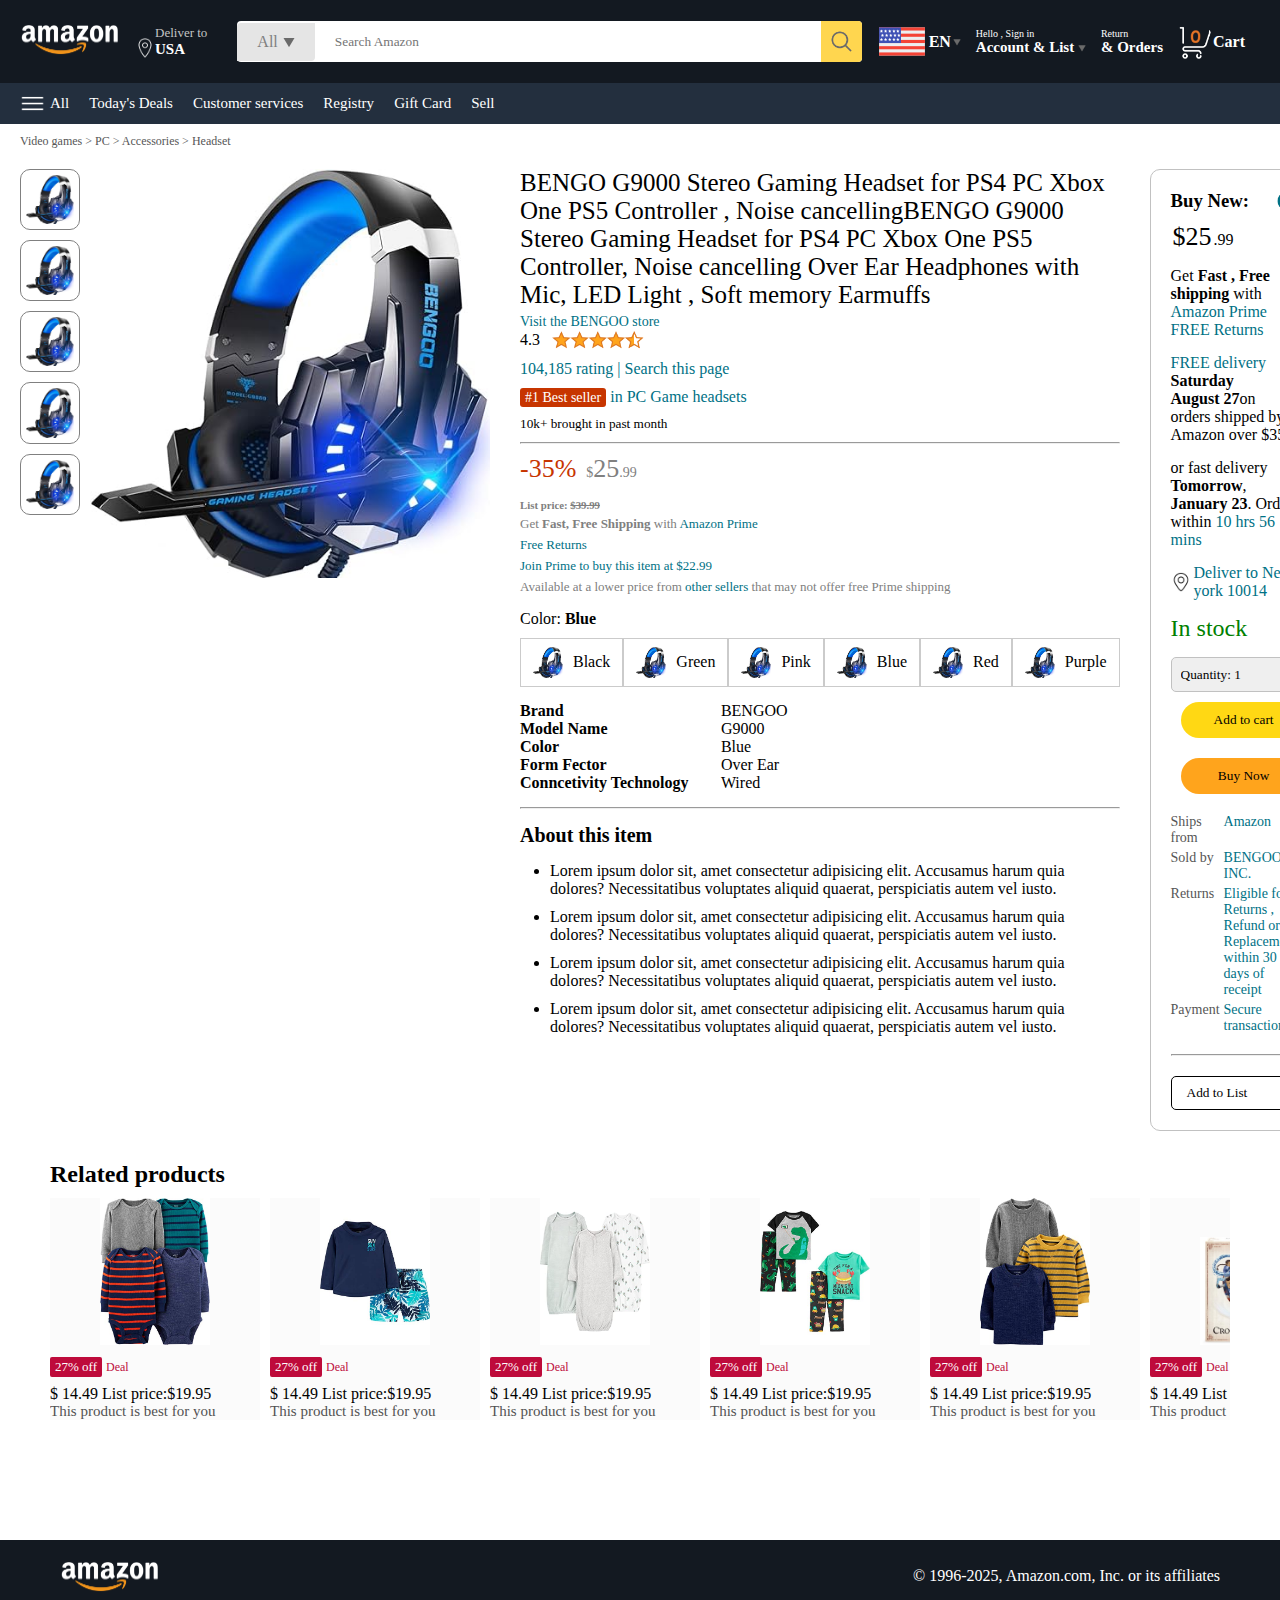
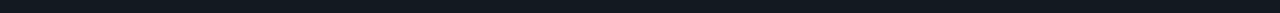
<file: product.html>
<!DOCTYPE html>
<html lang="en">

<head>
    <meta charset="UTF-8">
    <meta name="viewport" content="width=device-width, initial-scale=1.0">
    <title>Product Page</title>
    <link rel="stylesheet" href="style.css">
    <link rel="stylesheet" href="product.css">
</head>

<body>
    <nav>
        <a href="/">
            <img src="Images/assets/amazon_logo.png" width="100" alt="logo">
        </a>
        <div class="nav-country">
            <img src="Images/assets/location_icon.png" height="20" alt="">
            <div>
                <p>Deliver to</p>
                <h1>USA</h1>
            </div>
        </div>
        <div class="nav-search">
            <div class="search-category">
                <p>All</p>
                <img src="Images/assets/dropdown_icon.png" height="12">
            </div>
            <input type="text" class="search-input" placeholder="Search Amazon">
            <img src="Images/assets/search_icon.png" class="search_icon">
        </div>
        <div class="nav_language">
            <img src="Images/assets/us_flag.png" width25px="">
            <p>EN</p>
            <img src="Images/assets/dropdown_icon.png" width="8px" alt="">
        </div>
        <div class="nav_text">
            <p><a href="/sign-in.html">Hello , Sign in</a></p>
            <h1>Account & List <img src="Images/assets/dropdown_icon.png" width="8px" alt=""></h1>
        </div>
        <div class="nav_text">
            <p>Return</p>
            <h1>& Orders</h1>
        </div>
        <a href="/sign-in.html" class="mobile-user" style="display: none;">
            <img src="Images/assets/user.png" alt="">
        </a>
        <a href="/cart.html" class="nav_cart">
            <img src="Images/assets/cart_icon.png" width="35px" alt="">
            <h4>Cart</h4>
        </a>
    </nav>

    <!-- Sub-menu  -->
    <div class="nav_bottom">
        <div>
            <img src="Images/assets/menu_icon.png" width="25px" alt="">
            <p>All</p>
        </div>
        <p>Today's Deals</p>
        <p>Customer services</p>
        <p>Registry</p>
        <p>Gift Card</p>
        <p>Sell</p>
    </div>

    <p class="breakdown">Video games > PC > Accessories > Headset</p>
    <div class="product-display">
        <div class="product-d-image">
            <div class="product-icons">
                <img src="Images/assets/product_img.jpg" width="60" alt="">
                <img src="Images/assets/product_img.jpg" width="60" alt="">
                <img src="Images/assets/product_img.jpg" width="60" alt="">
                <img src="Images/assets/product_img.jpg" width="60" alt="">
                <img src="Images/assets/product_img.jpg" width="60" alt="">
            </div>
            <div class="product-main-image">
                <img src="Images/assets/product_img.jpg" width="400" alt="">
            </div>
        </div>
        <div class="product-d-details">
            <p class="product-title">
                BENGO G9000 Stereo Gaming Headset for PS4 PC Xbox One PS5 Controller , Noise cancellingBENGO G9000
                Stereo Gaming Headset for PS4 PC Xbox One PS5 Controller, Noise cancelling Over Ear Headphones with Mic,
                LED Light , Soft memory Earmuffs
            </p>
            <p class="brand-store">
                Visit the BENGOO store
            </p>
            <div class="product-rating">

                <div>4.3 <img src="Images/assets/rating_img.png" height="20" alt=""></div>

                <p>104,185 rating | Search this page</p>
                <p><span>#1 Best seller</span> in PC Game headsets</p>
                <h5>10k+ brought in past month</h5>
                <hr>
            </div>
            <div class="product-price">
                <div>
                    <p>-35%</p>
                    <h1>$<span>25</span>.99</h1>
                </div>
                <h5>List price: <span>$39.99</span></h5>
                <p>Get <b>Fast, Free Shipping</b> with <span>Amazon Prime</span></p>
                <p><span>Free Returns</span></p>
                <p><span>Join Prime to buy this item at $22.99</span></p>
                <p>Available at a lower price from <span>other sellers</span> that may not offer free Prime shipping</p>
            </div>

            <div class="color-selection">
                <p>Color: <b>Blue</b></p>
                <div class="product-color-option">
                    <div class="option">
                        <img src="Images/assets/product_img.jpg" width="30px" alt="">
                        <P>Black</P>
                    </div>
                    <div class="option">
                        <img src="Images/assets/product_img.jpg" width="30px" alt="">
                        <P>Green</P>
                    </div>
                    <div class="option">
                        <img src="Images/assets/product_img.jpg" width="30px" alt="">
                        <P>Pink</P>
                    </div>
                    <div class="option">
                        <img src="Images/assets/product_img.jpg" width="30px" alt="">
                        <P>Blue</P>
                    </div>
                    <div class="option">
                        <img src="Images/assets/product_img.jpg" width="30px" alt="">
                        <P>Red</P>
                    </div>
                    <div class="option">
                        <img src="Images/assets/product_img.jpg" width="30px" alt="">
                        <P>Purple</P>
                    </div>
                </div>
            </div>
            <div class="product-info">
                <p><b>Brand</b></p>
                <p>BENGOO</p>
                <p><b>Model Name</b></p>
                <p>G9000</p>
                <p><b>Color</b></p>
                <p>Blue</p>
                <p><b>Form Fector</b></p>
                <p>Over Ear</p>
                <p><b>Conncetivity Technology</b></p>
                <p>Wired</p>
            </div>
            <hr>
            <div class="product-description">
                <h1>About this item</h1>
                <ul>
                    <li>Lorem ipsum dolor sit, amet consectetur adipisicing elit. Accusamus harum quia dolores?
                        Necessitatibus voluptates aliquid quaerat, perspiciatis autem vel iusto.</li>
                    <li>Lorem ipsum dolor sit, amet consectetur adipisicing elit. Accusamus harum quia dolores?
                        Necessitatibus voluptates aliquid quaerat, perspiciatis autem vel iusto.</li>
                    <li>Lorem ipsum dolor sit, amet consectetur adipisicing elit. Accusamus harum quia dolores?
                        Necessitatibus voluptates aliquid quaerat, perspiciatis autem vel iusto.</li>
                    <li>Lorem ipsum dolor sit, amet consectetur adipisicing elit. Accusamus harum quia dolores?
                        Necessitatibus voluptates aliquid quaerat, perspiciatis autem vel iusto.</li>
                </ul>
            </div>

        </div>
        <div class="product-d-purchase">
            <div class="title">
                <h3>Buy New:</h3><img src="Images/assets/circle_icon.png" width="20px" alt="">
            </div>
            <h1 class="price"><span>$25</span>.99</h1>
            <div class="gap">
                <p>Get <b>Fast , Free shipping</b> with <span>Amazon Prime</span></p>
                <p><span>FREE Returns</span></p>
            </div>
            <div class="gap">
                <p><span>FREE delivery</span> <b>Saturday</b></p>
                <p><b>August 27</b>on orders shipped by Amazon over $35</p>
            </div>
            <div class="gap">
                <p>or fast delivery <b>Tomorrow</b>, <b>January 23</b>. Order within <span>10 hrs 56 mins</span></p>
            </div>

            <div class="location">
                <img src="Images/assets/location_icon_dark.png" width="20px" alt="">
                <p><span>Deliver to New york 10014</span></p>
            </div>
            <h2 class="product-stock">In stock</h2>
            <select class="product-quantity">
                <option value="1">Quantity: 1</option>
                <option value="2">Quantity: 2</option>
                <option value="3">Quantity: 3</option>
            </select>
            <button class="btn">Add to cart</button>
            <button class="btn product-buy">Buy Now</button>

            <div class="product-seller-info">
                <p>Ships from</p>
                <p><span>Amazon</span></p>
                <p>Sold by</p>
                <p><span>BENGOO INC.</span></p>
                <p>Returns</p>
                <p><span>Eligible for Returns , Refund or Replacement within 30 days of receipt</span></p>
                <p>Payment</p>
                <p><span>Secure transaction</span></p>
            </div>
            <hr>
            <button class="product-add-list">Add to List</button>
        </div>
    </div>

    <!-- Product slider  -->
    <div class="products-slider-with-price">
        <H2>Related products</H2>
        <div class="products">
            <div class="product-card">
                <div class="img-container">
                    <img src="Images/assets/product2-1.jpg" alt="">
                </div>
                <div class="product-offer">
                    <p>27% off</p> <span>Deal</span>
                </div>
                <p>$ <span>14.49</span> List price:$19.95</p>
                <h4>This product is best for you</h4>
            </div>
            <div class="product-card">
                <div class="img-container">
                    <img src="Images/assets/product2-2.jpg" alt="">
                </div>
                <div class="product-offer">
                    <p>27% off</p> <span>Deal</span>
                </div>
                <p>$ <span>14.49</span> List price:$19.95</p>
                <h4>This product is best for you</h4>
            </div>
            <div class="product-card">
                <div class="img-container">
                    <img src="Images/assets/product2-3.jpg" alt="">
                </div>
                <div class="product-offer">
                    <p>27% off</p> <span>Deal</span>
                </div>
                <p>$ <span>14.49</span> List price:$19.95</p>
                <h4>This product is best for you</h4>
            </div>
            <div class="product-card">
                <div class="img-container">
                    <img src="Images/assets/product2-4.jpg" alt="">
                </div>
                <div class="product-offer">
                    <p>27% off</p> <span>Deal</span>
                </div>
                <p>$ <span>14.49</span> List price:$19.95</p>
                <h4>This product is best for you</h4>
            </div>
            <div class="product-card">
                <div class="img-container">
                    <img src="Images/assets/product2-5.jpg" alt="">
                </div>
                <div class="product-offer">
                    <p>27% off</p> <span>Deal</span>
                </div>
                <p>$ <span>14.49</span> List price:$19.95</p>
                <h4>This product is best for you</h4>
            </div>
            <div class="product-card">
                <div class="img-container">
                    <img src="Images/assets/product2-6.jpg" alt="">
                </div>
                <div class="product-offer">
                    <p>27% off</p> <span>Deal</span>
                </div>
                <p>$ <span>14.49</span> List price:$19.95</p>
                <h4>This product is best for you</h4>
            </div>
            <div class="product-card">
                <div class="img-container">
                    <img src="Images/assets/product2-7.jpg" alt="">
                </div>
                <div class="product-offer">
                    <p>27% off</p> <span>Deal</span>
                </div>
                <p>$ <span>14.49</span> List price:$19.95</p>
                <h4>This product is best for you</h4>
            </div>
            <div class="product-card">
                <div class="img-container">
                    <img src="Images/assets/product2-8.jpg" alt="">
                </div>
                <div class="product-offer">
                    <p>27% off</p> <span>Deal</span>
                </div>
                <p>$ <span>14.49</span> List price:$19.95</p>
                <h4>This product is best for you</h4>
            </div>
            <div class="product-card">
                <div class="img-container">
                    <img src="Images/assets/product2-9.jpg" alt="">
                </div>
                <div class="product-offer">
                    <p>27% off</p> <span>Deal</span>
                </div>
                <p>$ <span>14.49</span> List price:$19.95</p>
                <h4>This product is best for you</h4>
            </div>
            <div class="product-card">
                <div class="img-container">
                    <img src="Images/assets/product2-10.jpg" alt="">
                </div>
                <div class="product-offer">
                    <p>27% off</p> <span>Deal</span>
                </div>
                <p>$ <span>14.49</span> List price:$19.95</p>
                <h4>This product is best for you</h4>
            </div>
            <div class="product-card">
                <div class="img-container">
                    <img src="Images/assets/product2-11.jpg" alt="">
                </div>
                <div class="product-offer">
                    <p>27% off</p> <span>Deal</span>
                </div>
                <p>$ <span>14.49</span> List price:$19.95</p>
                <h4>This product is best for you</h4>
            </div>
        </div>
    </div>
    <footer class="product-footer">
        <img src="Images/assets/amazon_logo.png" width="100">
        <p>© 1996-2025, Amazon.com, Inc. or its affiliates</p>
    </footer>
    <script src="script.js"></script>
</body>

</html>
</file>
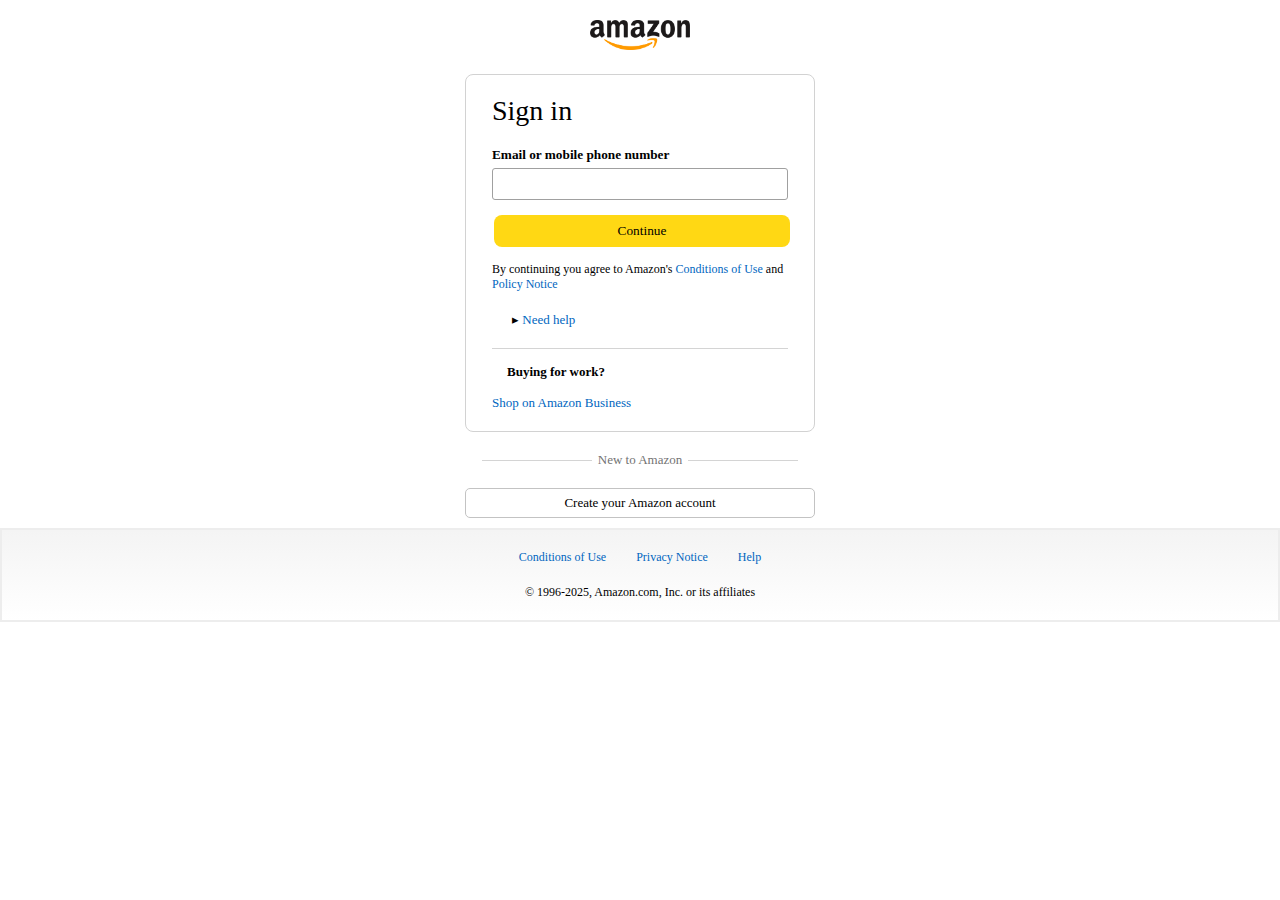
<file: sign-in.html>
<!DOCTYPE html>
<html lang="en">

<head>
    <meta charset="UTF-8">
    <meta name="viewport" content="width=device-width, initial-scale=1.0">
    <title>Sign In</title>
    <link rel="stylesheet" href="Sign-in.css">
</head>

<body>
    <a href="/"><img class="logo" src="Images/assets/amazon_logo_dark.png" width="100px" alt=""></a>
    <div class="sign-in-container">
        <h1 class="sign-in-title">Sign in</h1>
        <h5 class="input-label">Email or mobile phone number</h5>
        <input type="text">
        <button>Continue</button>
        <p class="sign-in-condition">By continuing you agree to Amazon's <span>Conditions of Use </span> and
            <span>Policy Notice</span>
        </p>
        <p class="help">&#9656 <span>Need help</span></p>
        <hr>
        <h4>Buying for work?</h4>
        <p class="sign-in-business"><span>Shop on Amazon Business</span></p>
    </div>
    <div class="sign-bottom">
        <hr>
        <p>New to Amazon</p>
        <hr>
    </div>
    <a href="/sign-up.html"> <button class="sign-in-sign-up-btn">Create your Amazon account</button></a>
    <footer>
        <div class="footer-links">
            <a href="#">Conditions of Use</a>
            <a href="#">Privacy Notice</a>
            <a href="#">Help</a>
        </div>
        <p class="footer-copyright">© 1996-2025, Amazon.com, Inc. or its affiliates</p>
    </footer>
</body>

</html>
</file>
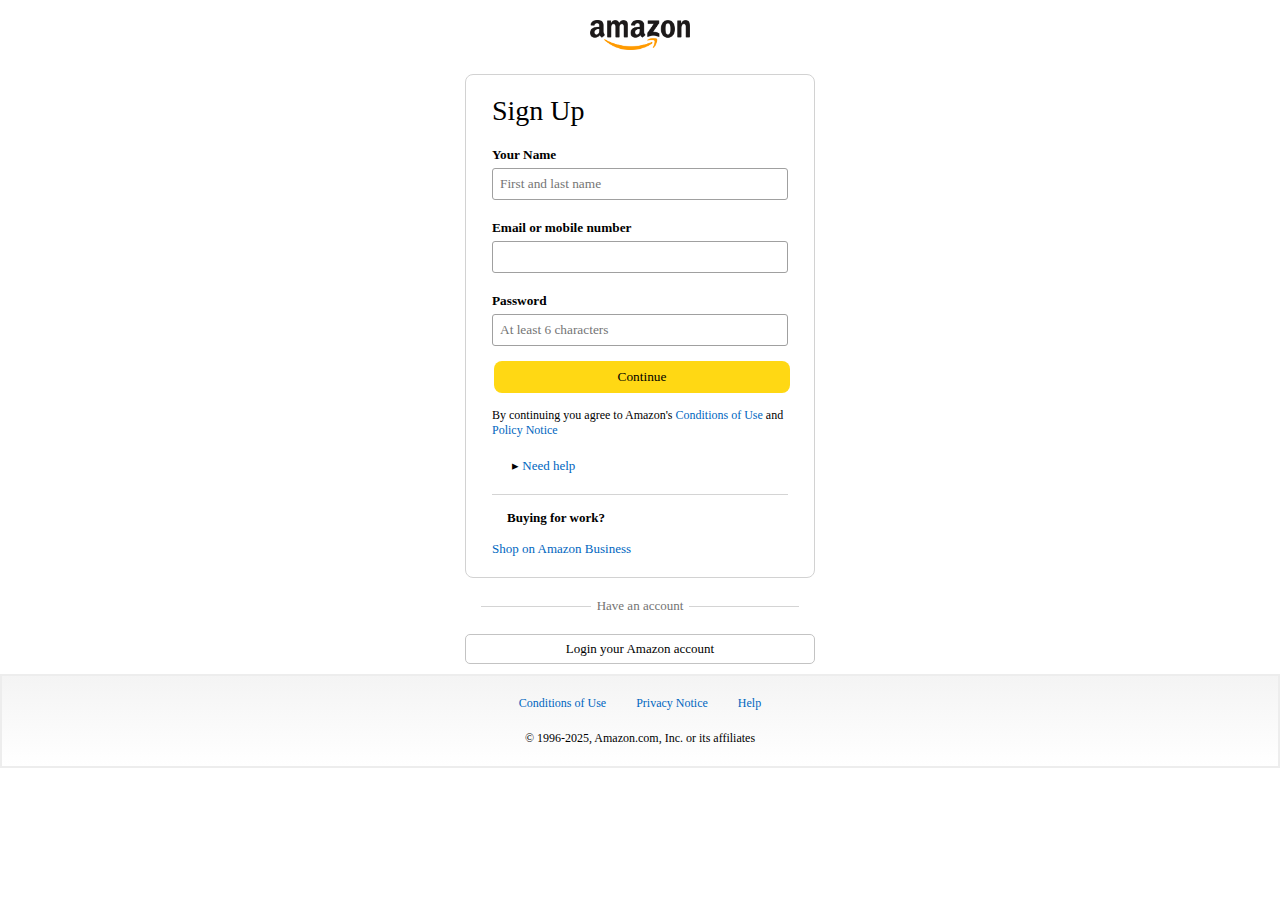
<file: sign-up.html>
<!DOCTYPE html>
<html lang="en">

<head>
    <meta charset="UTF-8">
    <meta name="viewport" content="width=device-width, initial-scale=1.0">
    <title>Sign Up</title>
    <link rel="stylesheet" href="Sign-in.css">
</head>

<body>
    <a href="/"><img class="logo" src="Images/assets/amazon_logo_dark.png" width="100px" alt=""></a>
    <div class="sign-in-container">
        <h1 class="sign-in-title">Sign Up</h1>
        <h5 class="input-label">Your Name</h5>
        <input type="text" placeholder="First and last name">
        <h5 class="input-label">Email or mobile number</h5>
        <input type="text">
        <h5 class="input-label">Password</h5>
        <input type="password" placeholder="At least 6 characters">
        <button>Continue</button>
        <p class="sign-in-condition">By continuing you agree to Amazon's <span>Conditions of Use </span> and
            <span>Policy Notice</span>
        </p>
        <p class="help">&#9656 <span>Need help</span></p>
        <hr>
        <h4>Buying for work?</h4>
        <p class="sign-in-business"><span>Shop on Amazon Business</span></p>
    </div>
    <div class="sign-bottom">
        <hr>
        <p>Have an account</p>
        <hr>
    </div>
    <a href="/sign-in.html"> <button class="sign-in-sign-up-btn">Login your Amazon account</button></a>
    <footer>
        <div class="footer-links">
            <a href="#">Conditions of Use</a>
            <a href="#">Privacy Notice</a>
            <a href="#">Help</a>
        </div>
        <p class="footer-copyright">© 1996-2025, Amazon.com, Inc. or its affiliates</p>
    </footer>
</body>

</html>
</file>
<file: style.css>
* {
  padding: 0;
  margin: 0;
  box-sizing: border-box;
  font-family: "Times New Roman", Times, serif;
}

body {
  background: #dadada;
}

a {
  text-decoration: none;
  color: inherit;
}

nav {
  display: flex;
  align-items: center;
  justify-content: space-between;
  background: #131921;
  padding: 10px 20px;
  color: #fff;
}

.nav-country {
  display: flex;
  align-items: end;
  margin: 15px;
  font-size: 13px;
  color: #c4c4c4;
}

.nav-country h1 {
  color: #fff;
  font-size: 15px;
}

.nav-search {
  flex: 1;
  display: flex;
  align-items: center;
  background: #fff;
  color: gray;
  max-width: 1000px;
  border-radius: 4px;
  margin-left: 15px;
}

.search-category {
  display: flex;
  align-items: center;
  padding: 10px 20px;
  gap: 5px;
  background: #e5e5e5;
  border-radius: 4px 0;
}

.search-input {
  border: none;
  outline: none;
  padding-left: 20px;
  width: 100%;
}

.search_icon {
  max-width: 41px;
  padding: 8px;
  background: #ffd64f;
  border-radius: 0 4px 4px 0;
}

.nav_language {
  display: flex;
  align-items: center;
  gap: 2px;
  font-weight: 600;
  margin-left: 15px;
}

.nav_text {
  margin-left: 15px;
}

.nav_text p {
  font-size: 10px;
}
.nav_text h1 {
  font-size: 15px;
}

.nav_cart {
  display: flex;
  align-items: center;
  margin: 0 15px;
}

.nav_bottom {
  display: flex;
  align-items: center;
  gap: 20px;
  padding: 8px 20px;
  background: #232f3e;
  color: #fff;
  font-size: 15px;
}

.nav_bottom div {
  display: flex;
  align-items: center;
  gap: 5px;
  font-weight: 500;
}

.header_slider ul {
  display: flex;
  overflow-y: hidden;
}

.header_img {
  width: 100%;
  mask-image: linear-gradient(to bottom, #000000 50%, transparent 100%);
}

.header_slider a {
  position: absolute;
  z-index: 1;
  padding: 5vh 1vw;
  background: #ffffff4f;
  color: #0000007b;
  text-decoration: none;
  font-size: 18px;
  font-weight: 600;
  cursor: pointer;
}

.control_next {
  right: 0;
  margin-top: 5%;
}

.control_prev {
  margin-top: 5%;
}

.box-row {
  display: flex;
  flex-wrap: wrap;
  row-gap: 20px;
  justify-content: space-between;
  margin: 20px 30px;
}

.box-col {
  display: flex;
  flex-direction: column;
  gap: 10px;
  padding: 15px 20px;
  background: #fff;
  max-width: 24%;
  min-width: 200px;
  z-index: 1;
}

.box-col a {
  font-size: 13px;
  color: #009999;
  font-weight: 500;
}

.header-box {
  margin-top: -20vw;
}

.product-slider {
  background: #fff;
  margin: 0 30px;
  padding: 20px;
  margin-bottom: 15px;
}

.product-slider .products {
  display: flex;
  overflow-x: auto;
  gap: 20px;
  margin-top: 10px;
}

.product-slider .products img {
  max-width: 200px;
  max-height: 200px;
}

.product-slider .products::-webkit-scrollbar {
  display: none;
}

.products-slider-with-price {
  background: #fff;
  margin: 0 30px;
  padding: 20px;
  margin-bottom: 15px;
}

.products-slider-with-price .products {
  display: flex;
  overflow-x: auto;
  gap: 10px;
  margin-top: 10px;
}

.products-slider-with-price .products::-webkit-scrollbar {
  display: none;
}

.product-card {
  display: flex;
  flex-direction: column;
  justify-content: end;
  min-width: 210px;
  background: #fbfbfb;
}

.product-card img {
  width: 110px;
  margin: 0 50px;
}

.product-offer p {
  background: #be0b3b;
  color: #fff;
  display: inline-block;
  padding: 2px 5px;
  border-radius: 2px;
  margin: 8px 0;
  font-size: 13px;
}

.product-offer span {
  color: #be0b3b;
  font-weight: 500;
  font-size: 12px;
}

.product-price {
  color: grey;
  font-size: 13px;
}

.product-card h4 {
  color: #525252;
  font-size: 15px;
  font-weight: 400;
}

footer {
  display: flex;
  justify-content: space-between;
  align-items: center;
  color: #fff;
  background: #131921;
  padding: 20px 60px;
}

/* media query */

@media only screen and (max-width: 900px) {
  nav {
    flex-wrap: wrap;
  }

  .nav-search {
    order: 7;
    margin: 15px 0 5px;
    min-width: 300px;
  }

  .box-col {
    max-width: 48%;
  }
}

@media only screen and (max-width: 600px) {
  .nav-country {
    display: none;
  }

  .nav_language {
    display: none;
  }

  .nav_text {
    display: none;
  }

  .nav_bottom {
    font-size: 13px;
    gap: 10px;
    overflow-x: scroll;
  }

  .nav_bottom::-webkit-scrollbar {
    display: none;
  }

  .nav_bottom p {
    text-wrap: nowrap;
  }

  .mobile-user {
    display: flex !important;
    flex: 1;
    justify-content: flex-end;
  }

  .mobile-user img {
    width: 25px;
  }

  .nav_cart h4 {
    display: none;
  }

  .nav_cart img {
    width: 25px;
  }

  .header_slider a {
    top: 24%;
    padding: 2vh 1vw;
    font-size: 15px;
  }

  .box-col{
    max-width: 100%;
    width: 100%;
  }

  footer{
    justify-content: center;
    flex-direction: column;
    font-size: 14px;
  }
}
</file>
<file: cart-component/cart.css>
.cart {
  display: flex;
  gap: 20px;
  margin: 20px;
}

.cart-left {
  background: white;
  padding: 20px;
}

.cart-left h1 {
  font-size: 28px;
  font-weight: 400;
  margin-bottom: 15px;
}

.cart-left hr {
  border: none;
  height: 1px;
  background: #dadada;
}

.product-cart-list {
  display: flex;
  align-items: start;
  gap: 10px;
  padding: 24px 0 12px 12px;
}

.product-cart-titleprice {
  display: flex;
  gap: 20px;
  font-size: 18px;
}

.product-cart-bestseller {
  font-size: 12px;
  margin-top: 10px;
}

.product-cart-bestseller span {
  font-size: 13px;
  background: #c45500;
  color: white;
  padding: 3px 8px;
}

.product-cart-stock {
  font-size: 13px;
  color: #007600;
  margin: 4px;
}

.product-cart-delivery {
  font-size: 15px;
}

.product-cart-returns {
  font-size: 15px;
  color: #007185;
  font-weight: 400;
}

.product-cart-giftoption {
  color: #494949;
  font-size: 13px;
  margin: 3px 0;
}

.product-cart-giftoption span {
  color: #007185;
}

.product-cart-specs {
  max-width: 150px;
  display: grid;
  grid-template-columns: auto auto;
  row-gap: 3px;
  font-size: 13px;
  margin: 7px 0;
}

.cart-list-action {
  display: flex;
  gap: 12px;
  font-size: 14px;
  color: #007185;
}

.cart-list-action hr {
  height: 20px;
  width: 1px;
  background: #cfcfcf;
}

.cart-list-action select {
  padding: 5px;
  border-radius: 6px;
  background: #f3f3f3;
}

.cart-list-subtotal {
  text-align: right;
  font-size: 20px;
  margin-top: 10px;
}

.cart-right {
  background: white;
  padding: 20px;
  max-height: 220px;
  min-width: 280px;
}

.cart-free-delivery {
  display: flex;
  font-size: 13px;
}

.cart-subtotal {
  margin-top: 20px;
  font-size: 18px;
  font-weight: 500;
}

.cart-right-gift {
  margin: 7px 0;
  font-size: 14px;
}

.cart-right button {
  width: 100%;
  height: 30px;
  margin: 15px 0;
  background: #ffd814;
  border: none;
  border-radius: 15px;
  cursor: pointer;
}

.cart-right button:hover {
  background: #ebc712;
}

.cart-footer {
  margin-top: 50px;
}


/* media query */

@media only screen and (max-width: 900px) {
  .cart {
    flex-wrap: wrap;
  }
}

@media only screen and (max-width: 600px) {
  .product-cart-list {
    padding: 24px 0;
  }

  .product-cart-list img {
    width: 80px;
  }

  .product-cart-titleprice {
    flex-wrap: wrap;
    font-size: 14px;
  }

  .product-cart-delivery {
    font-size: 13px;
  }

  .cart-list-action .action-btn:nth-last-child(1) {
    display: none;
  }
  .cart-list-action .action-btn:nth-last-child(2) {
    display: none;
  }
  .cart-list-action .action-btn:nth-last-child(3) {
    display: none;
  }
  .cart-list-action .action-btn:nth-last-child(4) {
    display: none;
  }

  .cart-list-action hr:nth-last-child(1){
    display: none;
  }
  .cart-list-action hr:nth-last-child(3){
    display: none;
  }

  .cart-right{
    min-width: 100%;
  }
}
</file>
<file: product-component/product.css>
body {
  background: #fff;
}

.breakdown {
  padding: 10px 20px;
  font-size: 12px;
  color: #565656;
}

.product-display {
  min-height: 100%;
  padding: 10px 20px;
  display: flex;
}

.product-d-image {
  display: flex;
  gap: 10px;
}
.product-icons {
  display: flex;
  flex-direction: column;
  gap: 10px;
}

.product-icons img {
  border: 1px solid gray;
  border-radius: 10px;
  padding: 5px;
}

.product-d-details {
  margin: 0 30px;
}

.product-title {
  font-size: 25px;
}

.brand-store {
  margin-top: 5px;
  color: #007185;
  font-size: 14px;
}

.product-rating {
  display: flex;
  flex-direction: column;
  gap: 10px;
}

.product-rating div {
  display: flex;
  align-items: center;
  gap: 10px;
}

.product-rating p {
  color: #007185;
}

.product-rating p span {
  color: #fff;
  background: #c73500;
  padding: 2px 5px;
  border-radius: 3px;
  font-size: 14px;
}

.product-rating h5 {
  font-weight: 400;
}

.product-price {
  display: flex;
  flex-direction: column;
  gap: 5px;
}

.product-price div {
  display: flex;
  align-items: center;
  gap: 10px;
  margin: 10px 0;
}

.product-price div p {
  font-size: 26px;
  color: #c73500;
}

.product-price div h1 {
  font-size: 14px;
  font-weight: 500;
}
.product-price div h1 span {
  font-size: 26px;
  font-weight: 500;
}
.product-price div h5 {
  color: #565656;
  font-weight: 400;
}

.product-price h5 span {
  text-decoration: line-through;
}

.product-price p span {
  color: #007185;
}

.color-selection {
  margin: 15px 0;
}

.product-color-option {
  display: flex;
  justify-content: space-between;
  margin-top: 10px;
}

.option {
  display: flex;
  align-items: center;
  padding: 8px 12px;
  border: 1px solid #cbcbcb;
  gap: 10px;
}

.product-info {
  display: grid;
  grid-template-columns: auto auto;
  max-width: 300px;
  margin-bottom: 15px;
}

.product-description h1 {
  font-size: 20px;
  margin: 15px 0;
}

.product-description ul {
  display: flex;
  flex-direction: column;
  gap: 10px;
  margin-left: 30px;
}

.product-d-purchase {
  width: 100%;
  max-width: 280px;
  border: 1px solid #c1c1c1;
  border-radius: 10px;
  padding: 20px;
}

.product-d-purchase .title {
  display: flex;
  justify-content: space-between;
  align-items: center;
}

.product-d-purchase .price {
  font-size: 16px;
  font-weight: 400;
  margin: 10px 0;
}

.product-d-purchase .price span {
  font-size: 26px;
  padding: 2px;
}

.product-d-purchase .gap {
  margin: 15px 0;
}

.product-d-purchase p span {
  color: #007185;
}

.location {
  display: flex;
  align-items: center;
  gap: 3px;
}

.product-stock {
  margin: 15px 0;
  color: green;
  font-weight: 400;
}

.product-quantity {
  padding: 8px 5px;
  outline: none;
  width: 100%;
  border-radius: 5px;
  background: #efefef;
  border-color: #c1c1c1;
}

.product-d-purchase .btn {
  outline: none;
  border: none;
  background: #ffd814;
  width: 100%;
  padding: 10px 0;
  margin: 10px;
  border-radius: 50px;
  cursor: pointer;
}

.product-d-purchase .product-buy {
  background: #ffa41c;
  cursor: pointer;
}

.product-seller-info {
  margin-top: 10px;
  display: grid;
  grid-template-columns: auto auto;
  gap: 4px;
  font-size: 14px;
  color: #565656;
}

.product-seller-info span {
  color: #007185;
}

.product-d-purchase hr {
  margin: 20px 0;
}

.product-add-list {
  width: 100%;
  padding: 8px 15px;
  border-radius: 5px;
  border: 1px solid #000;
  text-align: start;
  background: white;
  cursor: pointer;
}

.product-footer {
  margin-top: 100px;
}

/* media query */

@media only screen and (max-width: 900px) {
  .product-display {
    flex-wrap: wrap;
  }
}

@media only screen and (max-width: 600px) {
  .product-icons {
    display: none;
  }

  .product-main-image img {
    width: 100%;
    padding: 20px;
  }

  .option{
    padding: 6px 8px;
  }

  .option p{
    display: none;
  }

  .product-d-purchase{
    max-width: 90%;
    margin: 20px auto 10px;
  }
}
</file>
<file: cart.css>
.cart {
  display: flex;
  gap: 20px;
  margin: 20px;
}

.cart-left {
  background: white;
  padding: 20px;
}

.cart-left h1 {
  font-size: 28px;
  font-weight: 400;
  margin-bottom: 15px;
}

.cart-left hr {
  border: none;
  height: 1px;
  background: #dadada;
}

.product-cart-list {
  display: flex;
  align-items: start;
  gap: 10px;
  padding: 24px 0 12px 12px;
}

.product-cart-titleprice {
  display: flex;
  gap: 20px;
  font-size: 18px;
}

.product-cart-bestseller {
  font-size: 12px;
  margin-top: 10px;
}

.product-cart-bestseller span {
  font-size: 13px;
  background: #c45500;
  color: white;
  padding: 3px 8px;
}

.product-cart-stock {
  font-size: 13px;
  color: #007600;
  margin: 4px;
}

.product-cart-delivery {
  font-size: 15px;
}

.product-cart-returns {
  font-size: 15px;
  color: #007185;
  font-weight: 400;
}

.product-cart-giftoption {
  color: #494949;
  font-size: 13px;
  margin: 3px 0;
}

.product-cart-giftoption span {
  color: #007185;
}

.product-cart-specs {
  max-width: 150px;
  display: grid;
  grid-template-columns: auto auto;
  row-gap: 3px;
  font-size: 13px;
  margin: 7px 0;
}

.cart-list-action {
  display: flex;
  gap: 12px;
  font-size: 14px;
  color: #007185;
}

.cart-list-action hr {
  height: 20px;
  width: 1px;
  background: #cfcfcf;
}

.cart-list-action select {
  padding: 5px;
  border-radius: 6px;
  background: #f3f3f3;
}

.cart-list-subtotal {
  text-align: right;
  font-size: 20px;
  margin-top: 10px;
}

.cart-right {
  background: white;
  padding: 20px;
  max-height: 220px;
  min-width: 280px;
}

.cart-free-delivery {
  display: flex;
  font-size: 13px;
}

.cart-subtotal {
  margin-top: 20px;
  font-size: 18px;
  font-weight: 500;
}

.cart-right-gift {
  margin: 7px 0;
  font-size: 14px;
}

.cart-right button {
  width: 100%;
  height: 30px;
  margin: 15px 0;
  background: #ffd814;
  border: none;
  border-radius: 15px;
  cursor: pointer;
}

.cart-right button:hover {
  background: #ebc712;
}

.cart-footer {
  margin-top: 50px;
}


/* media query */

@media only screen and (max-width: 900px) {
  .cart {
    flex-wrap: wrap;
  }
}

@media only screen and (max-width: 600px) {
  .product-cart-list {
    padding: 24px 0;
  }

  .product-cart-list img {
    width: 80px;
  }

  .product-cart-titleprice {
    flex-wrap: wrap;
    font-size: 14px;
  }

  .product-cart-delivery {
    font-size: 13px;
  }

  .cart-list-action .action-btn:nth-last-child(1) {
    display: none;
  }
  .cart-list-action .action-btn:nth-last-child(2) {
    display: none;
  }
  .cart-list-action .action-btn:nth-last-child(3) {
    display: none;
  }
  .cart-list-action .action-btn:nth-last-child(4) {
    display: none;
  }

  .cart-list-action hr:nth-last-child(1){
    display: none;
  }
  .cart-list-action hr:nth-last-child(3){
    display: none;
  }

  .cart-right{
    min-width: 100%;
  }
}
</file>
<file: product.css>
body {
  background: #fff;
}

.breakdown {
  padding: 10px 20px;
  font-size: 12px;
  color: #565656;
}

.product-display {
  min-height: 100%;
  padding: 10px 20px;
  display: flex;
}

.product-d-image {
  display: flex;
  gap: 10px;
}
.product-icons {
  display: flex;
  flex-direction: column;
  gap: 10px;
}

.product-icons img {
  border: 1px solid gray;
  border-radius: 10px;
  padding: 5px;
}

.product-d-details {
  margin: 0 30px;
}

.product-title {
  font-size: 25px;
}

.brand-store {
  margin-top: 5px;
  color: #007185;
  font-size: 14px;
}

.product-rating {
  display: flex;
  flex-direction: column;
  gap: 10px;
}

.product-rating div {
  display: flex;
  align-items: center;
  gap: 10px;
}

.product-rating p {
  color: #007185;
}

.product-rating p span {
  color: #fff;
  background: #c73500;
  padding: 2px 5px;
  border-radius: 3px;
  font-size: 14px;
}

.product-rating h5 {
  font-weight: 400;
}

.product-price {
  display: flex;
  flex-direction: column;
  gap: 5px;
}

.product-price div {
  display: flex;
  align-items: center;
  gap: 10px;
  margin: 10px 0;
}

.product-price div p {
  font-size: 26px;
  color: #c73500;
}

.product-price div h1 {
  font-size: 14px;
  font-weight: 500;
}
.product-price div h1 span {
  font-size: 26px;
  font-weight: 500;
}
.product-price div h5 {
  color: #565656;
  font-weight: 400;
}

.product-price h5 span {
  text-decoration: line-through;
}

.product-price p span {
  color: #007185;
}

.color-selection {
  margin: 15px 0;
}

.product-color-option {
  display: flex;
  justify-content: space-between;
  margin-top: 10px;
}

.option {
  display: flex;
  align-items: center;
  padding: 8px 12px;
  border: 1px solid #cbcbcb;
  gap: 10px;
}

.product-info {
  display: grid;
  grid-template-columns: auto auto;
  max-width: 300px;
  margin-bottom: 15px;
}

.product-description h1 {
  font-size: 20px;
  margin: 15px 0;
}

.product-description ul {
  display: flex;
  flex-direction: column;
  gap: 10px;
  margin-left: 30px;
}

.product-d-purchase {
  width: 100%;
  max-width: 280px;
  border: 1px solid #c1c1c1;
  border-radius: 10px;
  padding: 20px;
}

.product-d-purchase .title {
  display: flex;
  justify-content: space-between;
  align-items: center;
}

.product-d-purchase .price {
  font-size: 16px;
  font-weight: 400;
  margin: 10px 0;
}

.product-d-purchase .price span {
  font-size: 26px;
  padding: 2px;
}

.product-d-purchase .gap {
  margin: 15px 0;
}

.product-d-purchase p span {
  color: #007185;
}

.location {
  display: flex;
  align-items: center;
  gap: 3px;
}

.product-stock {
  margin: 15px 0;
  color: green;
  font-weight: 400;
}

.product-quantity {
  padding: 8px 5px;
  outline: none;
  width: 100%;
  border-radius: 5px;
  background: #efefef;
  border-color: #c1c1c1;
}

.product-d-purchase .btn {
  outline: none;
  border: none;
  background: #ffd814;
  width: 100%;
  padding: 10px 0;
  margin: 10px;
  border-radius: 50px;
  cursor: pointer;
}

.product-d-purchase .product-buy {
  background: #ffa41c;
  cursor: pointer;
}

.product-seller-info {
  margin-top: 10px;
  display: grid;
  grid-template-columns: auto auto;
  gap: 4px;
  font-size: 14px;
  color: #565656;
}

.product-seller-info span {
  color: #007185;
}

.product-d-purchase hr {
  margin: 20px 0;
}

.product-add-list {
  width: 100%;
  padding: 8px 15px;
  border-radius: 5px;
  border: 1px solid #000;
  text-align: start;
  background: white;
  cursor: pointer;
}

.product-footer {
  margin-top: 100px;
}

/* media query */

@media only screen and (max-width: 900px) {
  .product-display {
    flex-wrap: wrap;
  }
}

@media only screen and (max-width: 600px) {
  .product-icons {
    display: none;
  }

  .product-main-image img {
    width: 100%;
    padding: 20px;
  }

  .option{
    padding: 6px 8px;
  }

  .option p{
    display: none;
  }

  .product-d-purchase{
    max-width: 90%;
    margin: 20px auto 10px;
  }
}
</file>
<file: Sign-in.css>
* {
  padding: 0;
  margin: 0;
  box-sizing: border-box;
  font-family: "Times New Roman", Times, serif;
}

body {
  background: #fff;
  text-align: center;
  font-family: "Times New Roman", Times, serif;
  min-height: 100vh;
}

.logo {
  margin-top: 20px;
}

.sign-in-container {
  max-width: 350px;
  border: 1px solid #d2d2d2;
  margin: auto;
  margin-top: 20px;
  padding: 20px 26px;
  border-radius: 8px;
  text-align: left;
  position: relative;
}

.sign-in-title {
  font-size: 28px;
  font-weight: 300;
}

.input-label {
  margin-top: 20px;
}

.sign-in-container input {
  width: 100%;
  height: 32px;
  margin-top: 5px;
  padding: 3px 7px;
  border-radius: 3px;
  border: 1px solid #a0a0a0;
}

.sign-in-container input:focus {
  outline: 3px solid #c2f2ff;
}

.sign-in-container button {
  width: 100%;
  height: 32px;
  margin: 15px;
  margin-left: 2px;
  background: #ffd814;
  border: none;
  border-radius: 8px;
  cursor: pointer;
}

.sign-in-container button:hover {
  background: #ebc712;
}

.sign-in-condition {
  font-size: 12px;
}

.sign-in-container span {
  color: #0066c0;
}

.help {
  font-size: 13px;
  margin: 20px;
}

.sign-in-container hr {
  border: none;
  height: 1px;
  background: #d4d4d4;
}

.sign-in-container h4 {
  margin: 15px;
  font-size: 13px;
}
.sign-in-business {
  font-size: 13px;
}

.sign-bottom {
  width: 350px;
  font-size: 13px;
  color: #737373;
  margin: 20px auto;
  display: flex;
  align-items: center;
  justify-content: center;
  gap: 6px;
}

.sign-bottom hr {
  border: none;
  height: 1px;
  background: #d4d4d4;
  width: 110px;
}

.sign-in-sign-up-btn{
    width: 350px;
    height: 30px;
    font-size: 13px;
    background: white;
    border-radius: 5px;
    border: 1px solid #c3c3c3;
}

.sign-in-sign-up-btn:hover{
    background: #f1f1f1;
}

footer{
    width: 100%;
    height: auto;
    max-height: 200px;
    margin-top: 10px;
    padding: 20px 0;
    position: relative;
    bottom: 0;
    background: linear-gradient(to bottom,#f4f4f4,#fff);
    border: 2px solid #ededed;
    font-size: 12px;
}

.footer-links{
    display: flex;
    justify-content: center;
    gap: 30px;
    margin-bottom: 20px;
}

.footer-links a{
    text-decoration: none;
    color: #0066c0;
}
</file>
